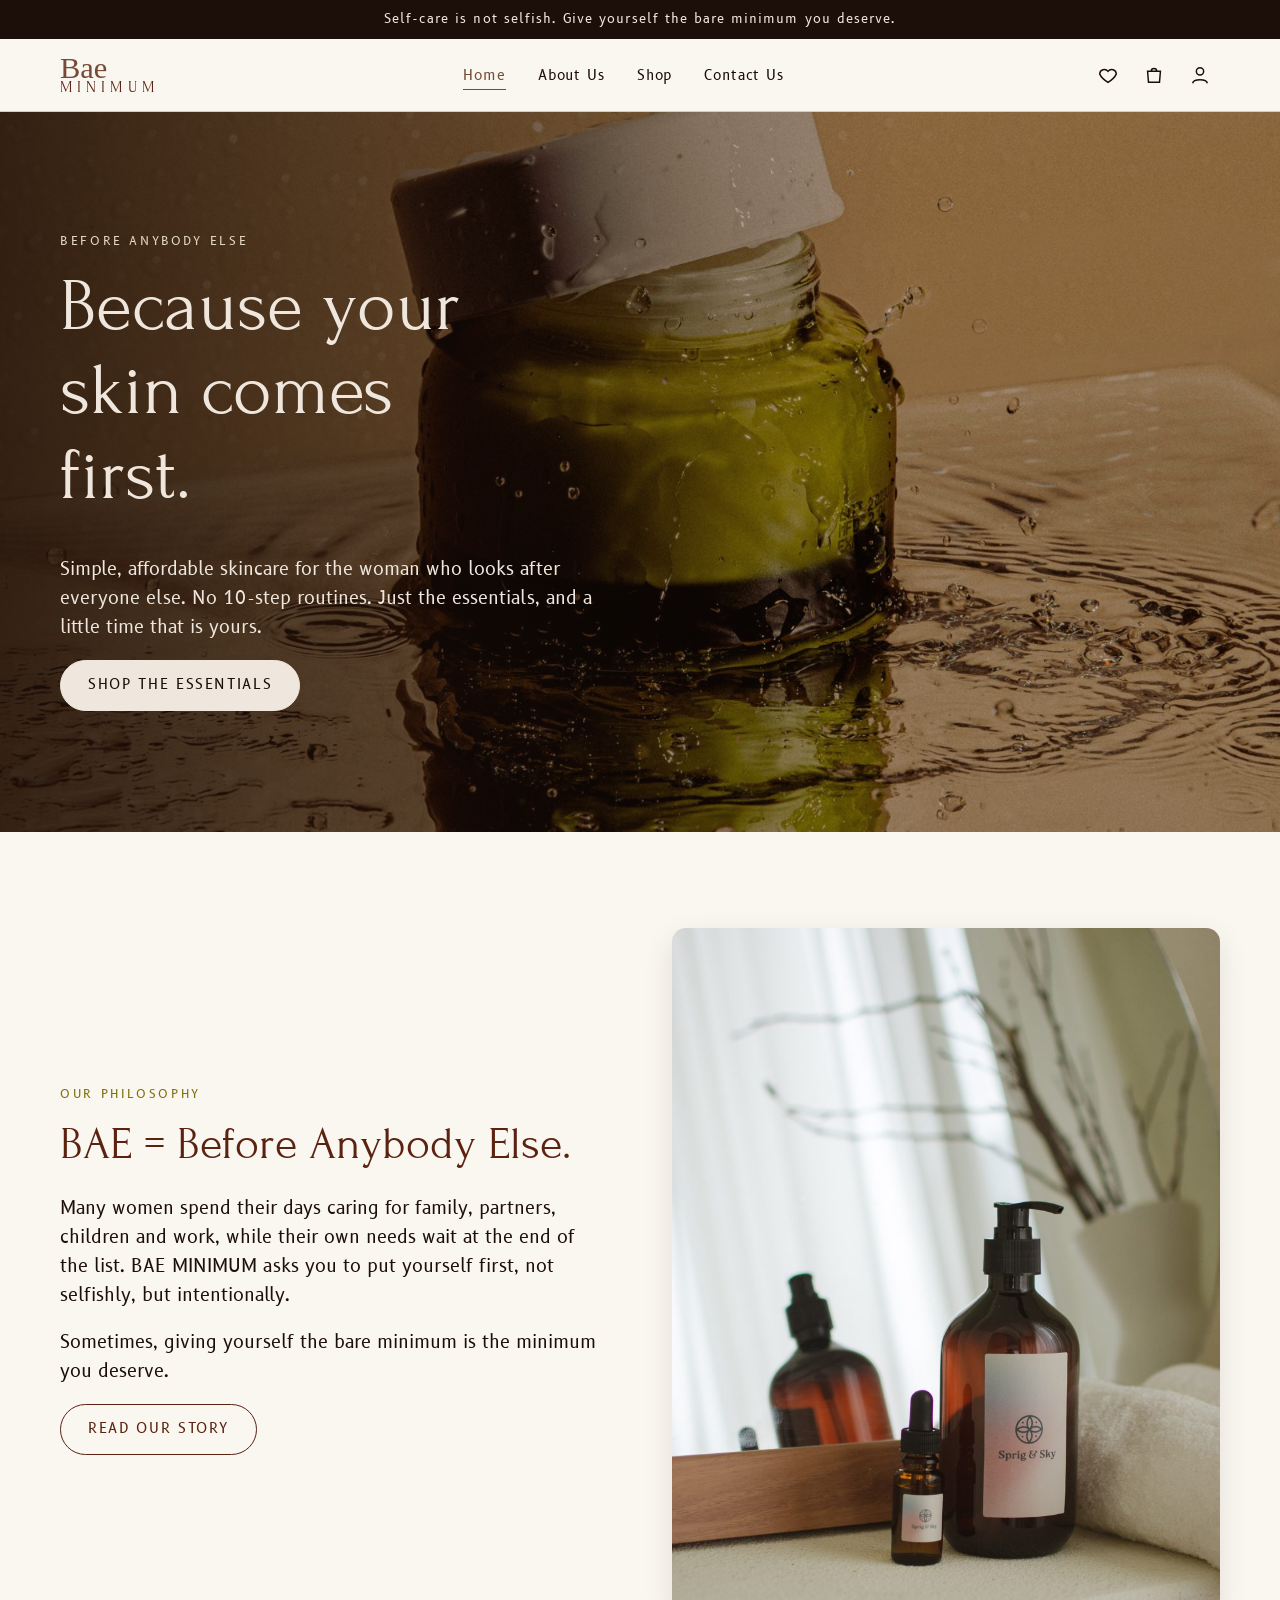
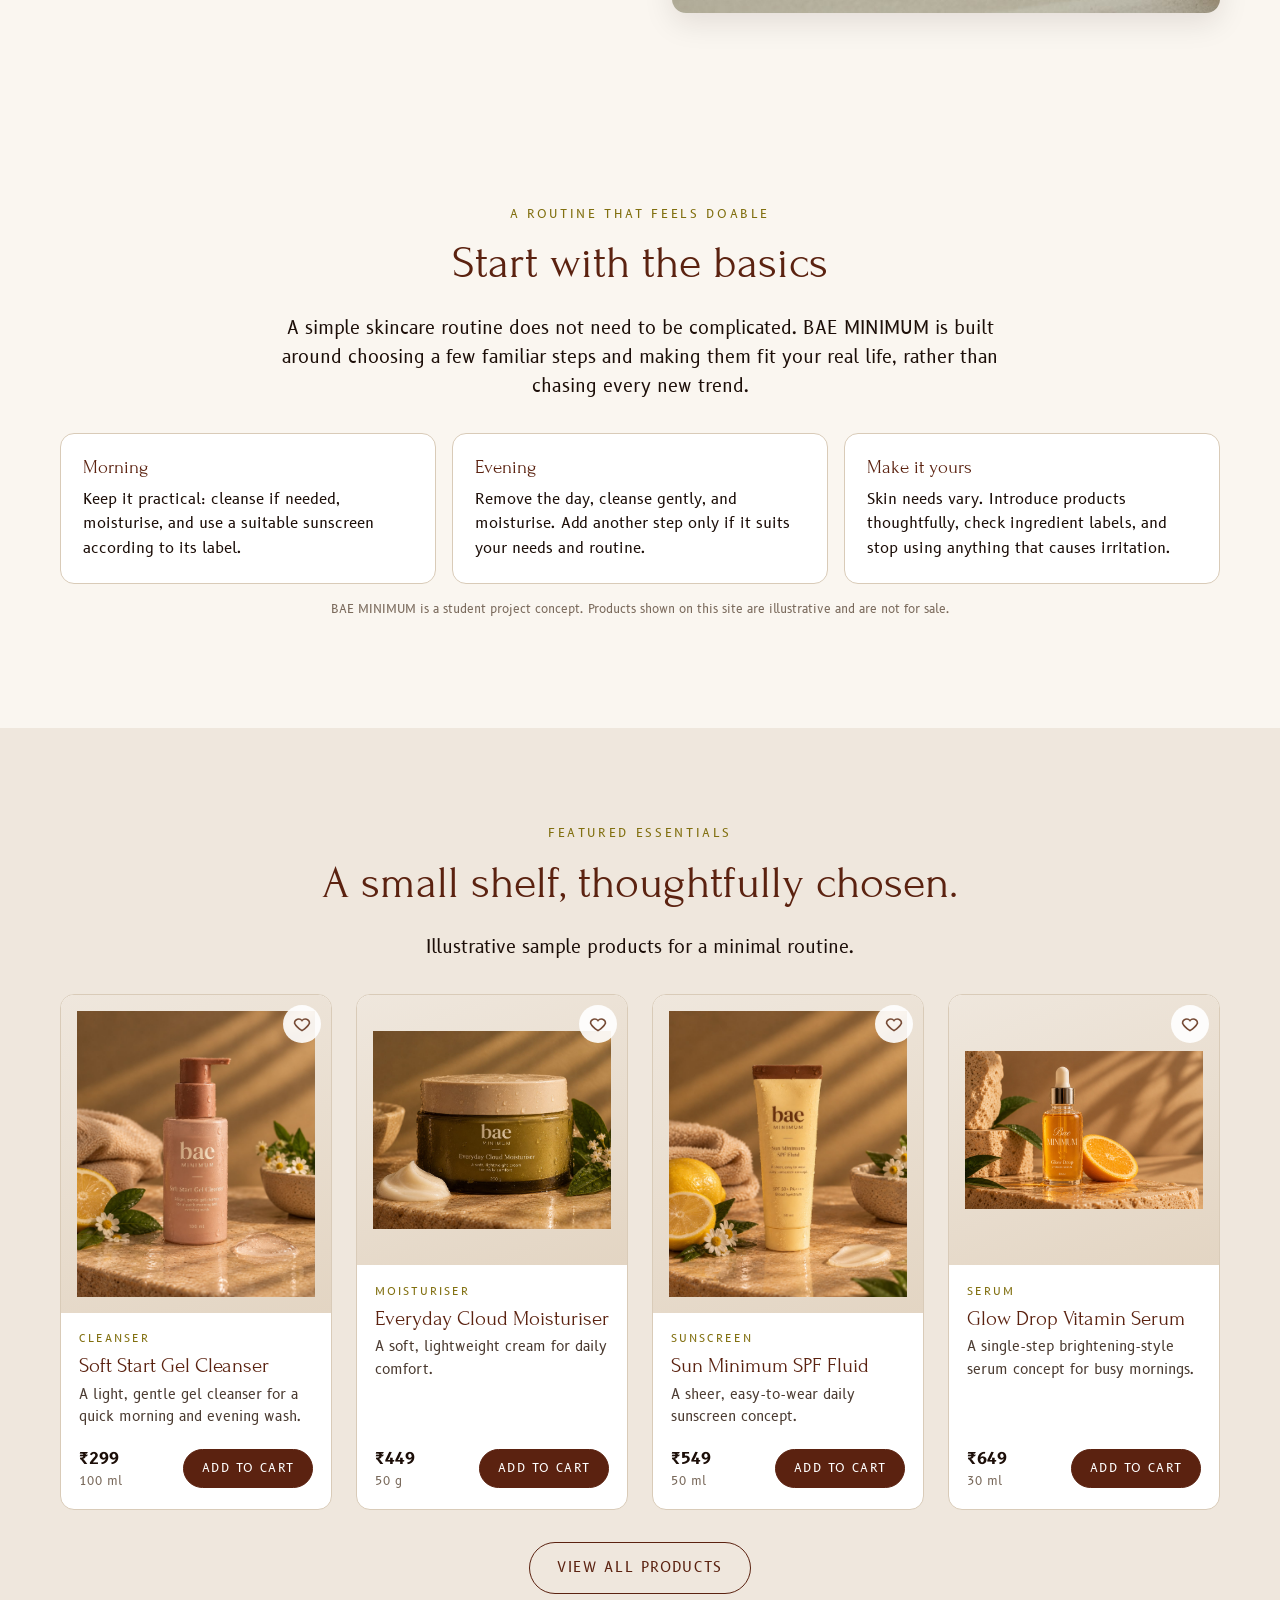
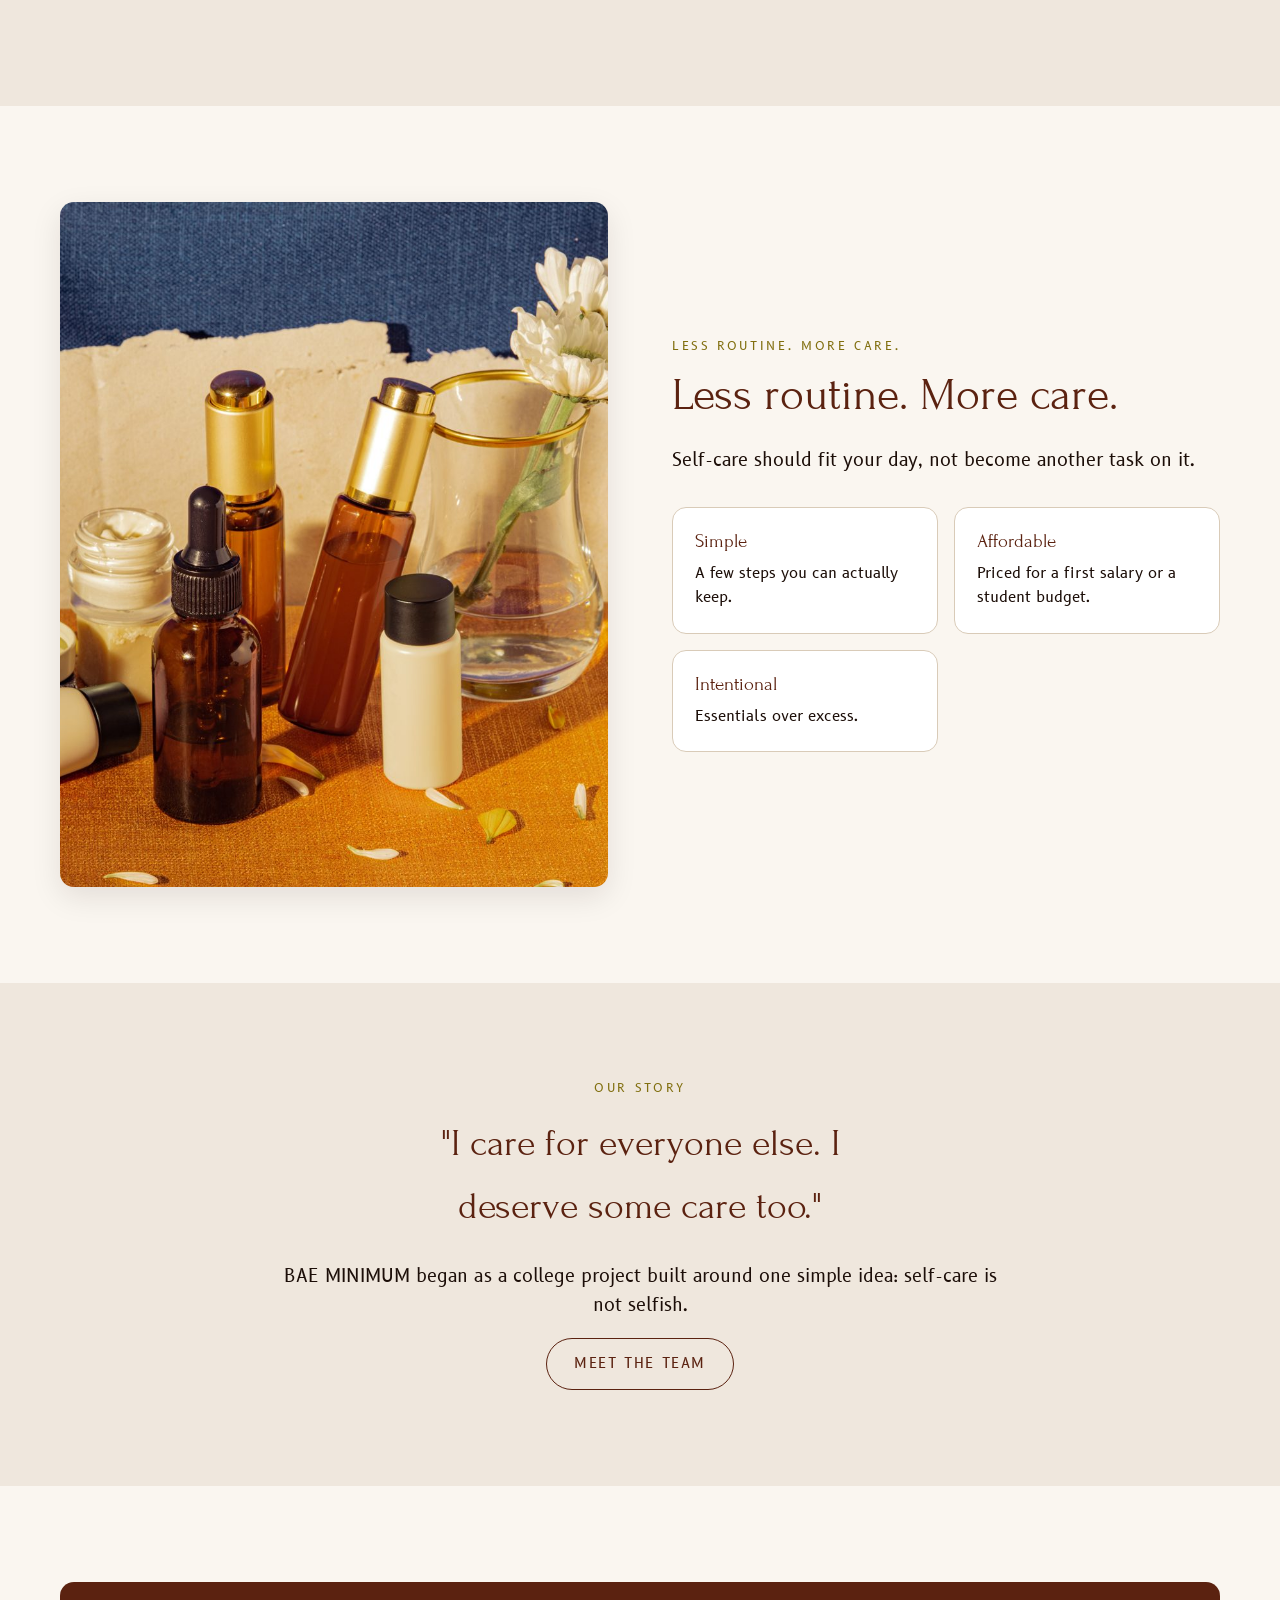
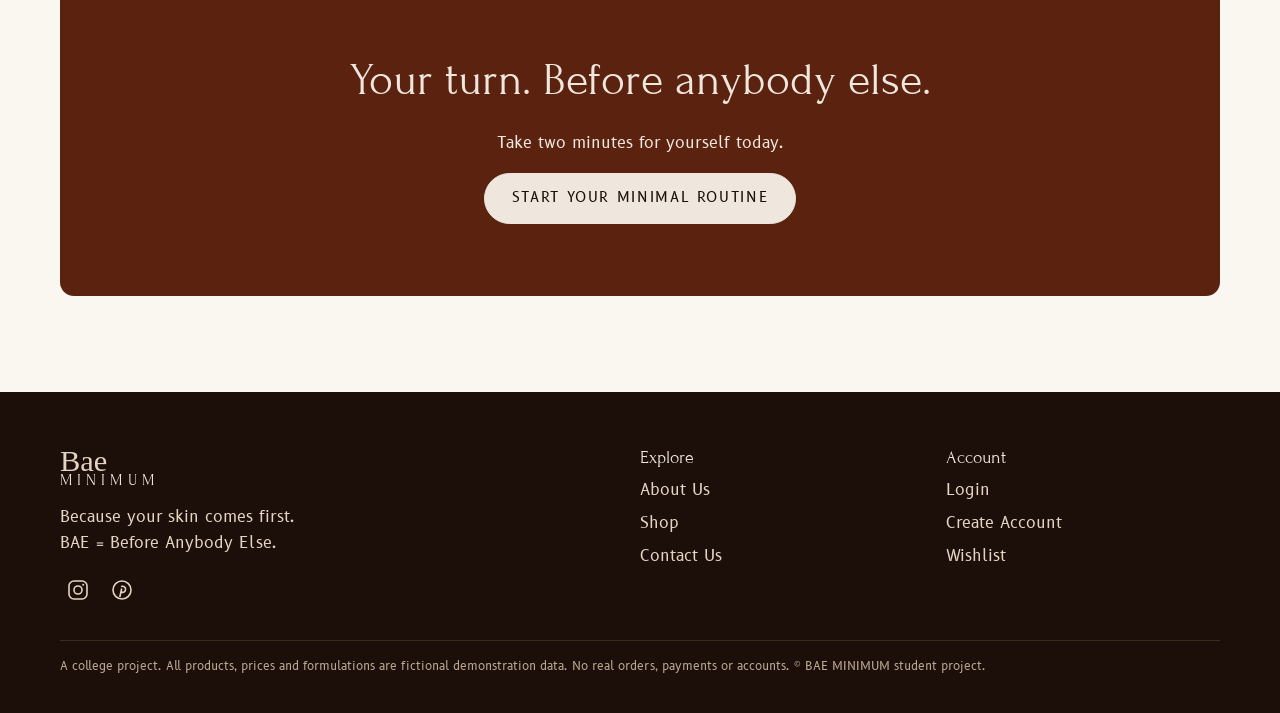
<file: index.html>
<!DOCTYPE html>
<html lang="en"><head>
<!-- Google tag (gtag.js) -->
<script async src="https://www.googletagmanager.com/gtag/js?id=G-BNZRLLJYRD"></script>
<script>
  window.dataLayer = window.dataLayer || [];
  function gtag(){dataLayer.push(arguments);}
  gtag('js', new Date());
  gtag('config', 'G-BNZRLLJYRD');
</script><meta charset="utf-8"><meta name="viewport" content="width=device-width,initial-scale=1">
<title>BAE MINIMUM Skincare | Simple Everyday Essentials</title><meta name="description" content="Explore BAE MINIMUM, a minimalist skincare concept with everyday essentials and simple routines that make self-care feel more manageable.">
<link rel="canonical" href="https://bae-minimum.netlify.app/">
<link rel="preconnect" href="https://fonts.googleapis.com"><link rel="preconnect" href="https://fonts.gstatic.com" crossorigin>
<link href="https://fonts.googleapis.com/css2?family=B612:wght@400;700&family=Forum&display=swap" rel="stylesheet">
<link rel="stylesheet" href="style.css"></head>
<body data-needs-modal><a class="skip" href="#main">Skip to content</a><div id="site-header"></div>
<main id="main">
<section class="hero"><div class="wrap fade"><span class="eyebrow">Before Anybody Else</span><h1>Because your skin comes first.</h1><p>Simple, affordable skincare for the woman who looks after everyone else. No 10-step routines. Just the essentials, and a little time that is yours.</p><a class="btn" href="products.html">Shop the Essentials</a></div></section>

<section class="section"><div class="wrap split"><div><span class="eyebrow">Our philosophy</span><h2>BAE = Before Anybody Else.</h2><p class="lead">Many women spend their days caring for family, partners, children and work, while their own needs wait at the end of the list. BAE MINIMUM asks you to put yourself first, not selfishly, but intentionally.</p><p class="lead">Sometimes, giving yourself the bare minimum is the minimum you deserve.</p><a class="btn ghost" href="about.html">Read our story</a></div><img src="assets/images/bathroom-light.jpg" alt="Soft window light on a bathroom shelf with an amber pump bottle, a small dropper bottle and rolled white towels" loading="lazy"></div></section>

<section class="section"><div class="wrap"><div class="center"><span class="eyebrow">A routine that feels doable</span><h2>Start with the basics</h2><p class="lead">A simple skincare routine does not need to be complicated. BAE MINIMUM is built around choosing a few familiar steps and making them fit your real life, rather than chasing every new trend.</p></div><div class="pill-grid" style="margin-top:2rem"><div class="card"><h3>Morning</h3><p>Keep it practical: cleanse if needed, moisturise, and use a suitable sunscreen according to its label.</p></div><div class="card"><h3>Evening</h3><p>Remove the day, cleanse gently, and moisturise. Add another step only if it suits your needs and routine.</p></div><div class="card"><h3>Make it yours</h3><p>Skin needs vary. Introduce products thoughtfully, check ingredient labels, and stop using anything that causes irritation.</p></div></div><p class="size center" style="margin-top:1rem">BAE MINIMUM is a student project concept. Products shown on this site are illustrative and are not for sale.</p></div></section>

<section class="section alt"><div class="wrap"><div class="center"><span class="eyebrow">Featured essentials</span><h2>A small shelf, thoughtfully chosen.</h2><p class="lead">Illustrative sample products for a minimal routine.</p></div><div class="grid" id="featured-grid" style="margin-top:2rem"></div><p class="center" style="margin-top:2rem"><a class="btn ghost" href="products.html">View all products</a></p></div></section>

<section class="section"><div class="wrap split"><img src="assets/images/shelf-flatlay.jpg" alt="Amber dropper bottles, a small cream jar and a glass vase with a white flower on an ochre cloth" loading="lazy"><div><span class="eyebrow">Less routine. More care.</span><h2>Less routine. More care.</h2><p class="lead">Self-care should fit your day, not become another task on it.</p><div class="pill-grid"><div class="card"><h3>Simple</h3><p>A few steps you can actually keep.</p></div><div class="card"><h3>Affordable</h3><p>Priced for a first salary or a student budget.</p></div><div class="card"><h3>Intentional</h3><p>Essentials over excess.</p></div></div></div></div></section>

<section class="section alt"><div class="wrap center"><span class="eyebrow">Our story</span><p class="quote" style="margin-inline:auto">"I care for everyone else. I deserve some care too."</p><p class="lead" style="margin-top:1.5rem">BAE MINIMUM began as a college project built around one simple idea: self-care is not selfish.</p><a class="btn ghost" href="about.html">Meet the team</a></div></section>

<section class="section"><div class="wrap"><div class="cta"><h2>Your turn. Before anybody else.</h2><p>Take two minutes for yourself today.</p><a class="btn light" href="products.html">Start your minimal routine</a></div></div></section>
</main>
<div id="site-footer"></div><script src="script.js"></script></body></html>
</file>
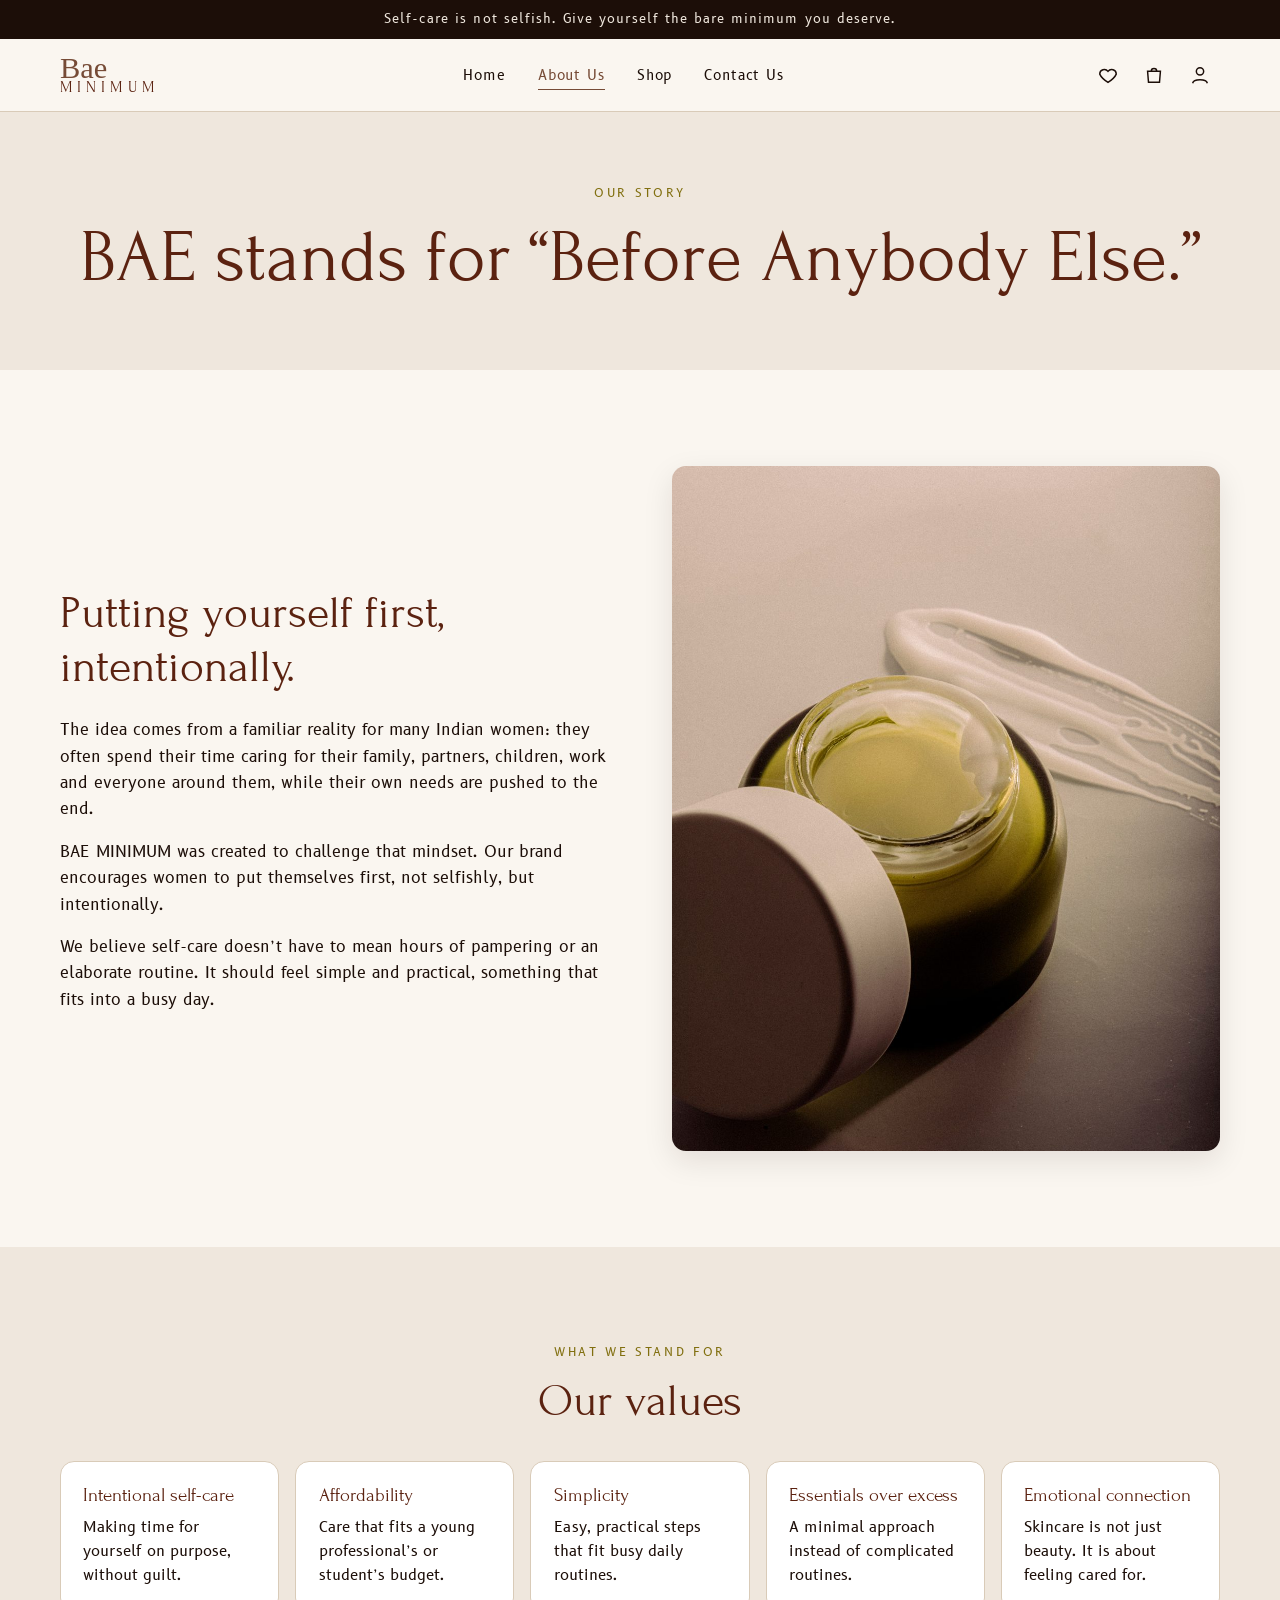
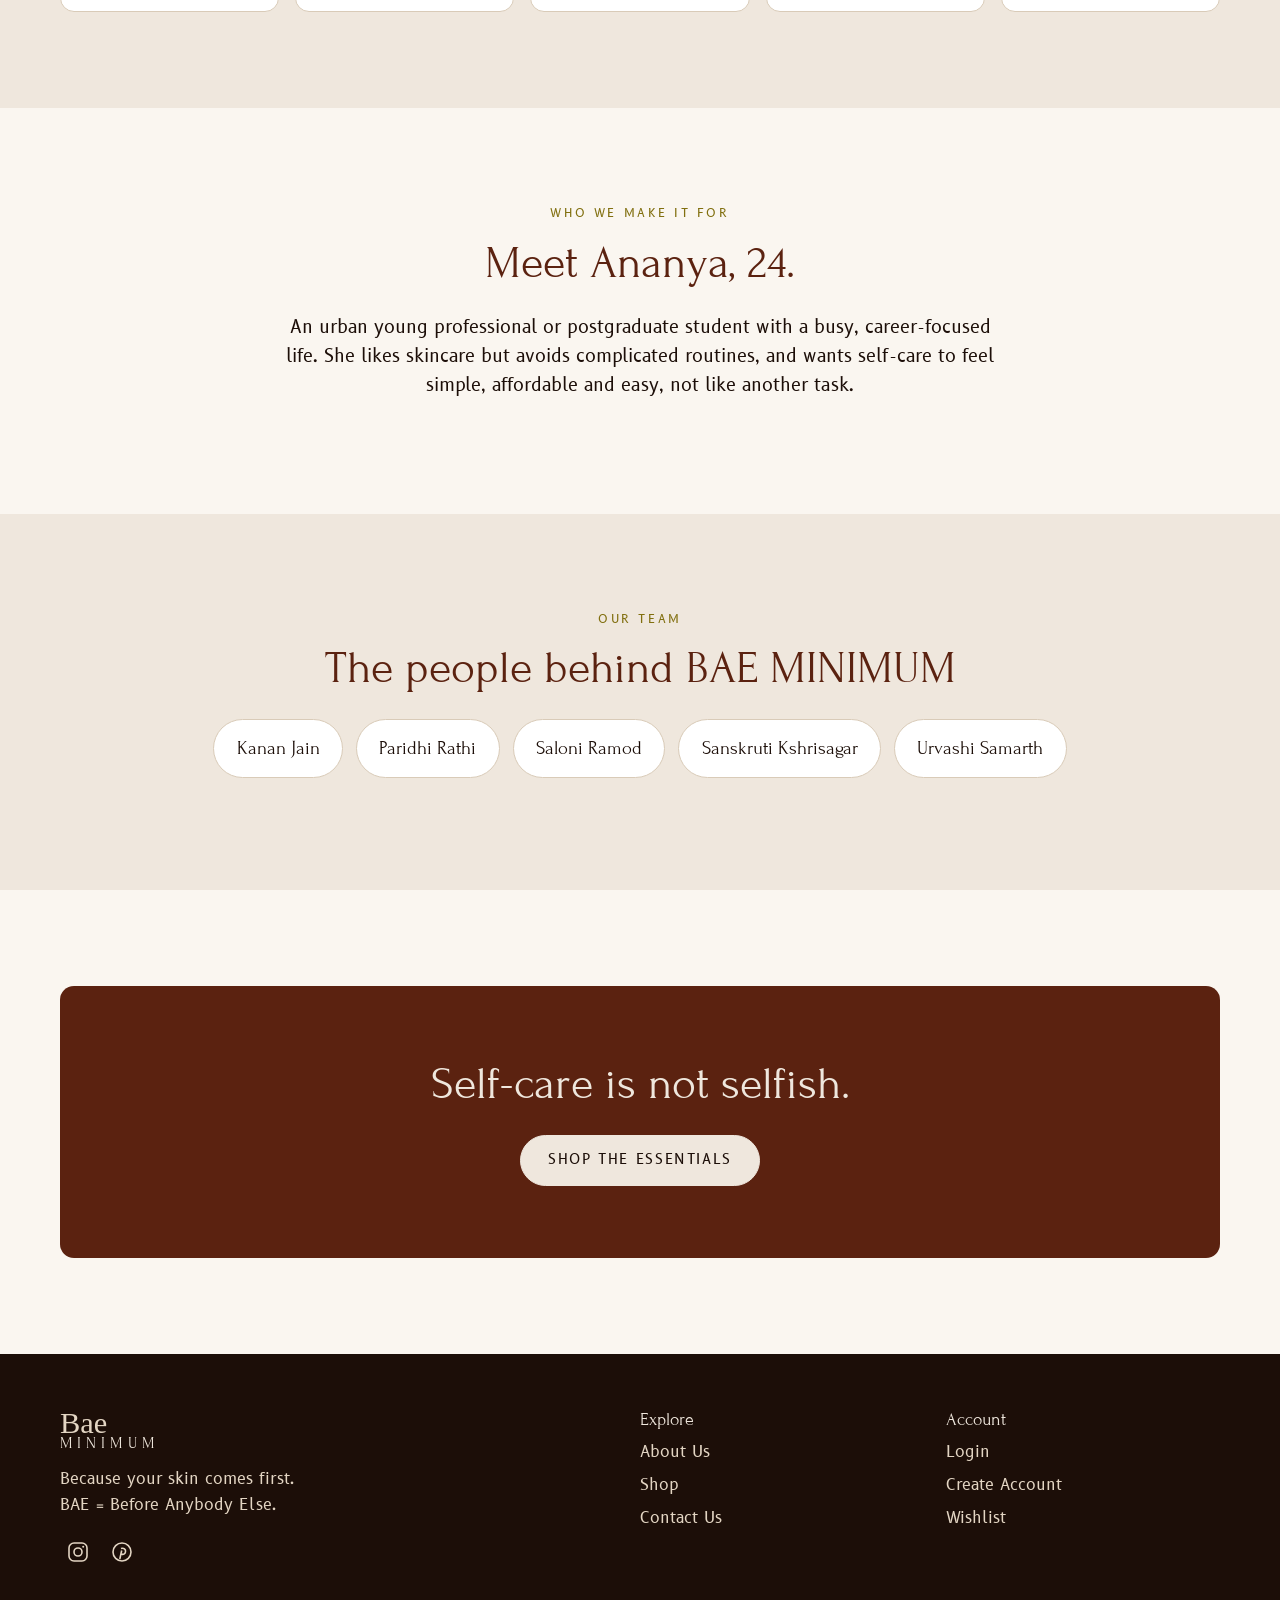
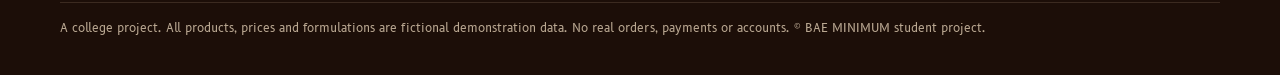
<file: about.html>
<!DOCTYPE html>
<html lang="en"><head>
<!-- Google tag (gtag.js) -->
<script async src="https://www.googletagmanager.com/gtag/js?id=G-BNZRLLJYRD"></script>
<script>
  window.dataLayer = window.dataLayer || [];
  function gtag(){dataLayer.push(arguments);}
  gtag('js', new Date());
  gtag('config', 'G-BNZRLLJYRD');
</script><meta charset="utf-8"><meta name="viewport" content="width=device-width,initial-scale=1">
<title>Our Story and Values | BAE MINIMUM Skincare</title><meta name="description" content="Discover the story behind BAE MINIMUM, a skincare project built around Before Anybody Else, affordable essentials, simple routines and intentional self-care.">
<link rel="canonical" href="https://bae-minimum.netlify.app/about.html">
<link rel="preconnect" href="https://fonts.googleapis.com"><link rel="preconnect" href="https://fonts.gstatic.com" crossorigin>
<link href="https://fonts.googleapis.com/css2?family=B612:wght@400;700&family=Forum&display=swap" rel="stylesheet">
<link rel="stylesheet" href="style.css"></head>
<body><a class="skip" href="#main">Skip to content</a><div id="site-header"></div>
<main id="main"><div class="page-head"><div class="wrap"><span class="eyebrow">Our story</span><h1>BAE stands for “Before Anybody Else.”</h1></div></div>
<section class="section"><div class="wrap split"><div><h2>Putting yourself first, intentionally.</h2><p>The idea comes from a familiar reality for many Indian women: they often spend their time caring for their family, partners, children, work and everyone around them, while their own needs are pushed to the end.</p><p>BAE MINIMUM was created to challenge that mindset. Our brand encourages women to put themselves first, not selfishly, but intentionally.</p><p>We believe self-care doesn’t have to mean hours of pampering or an elaborate routine. It should feel simple and practical, something that fits into a busy day.</p></div><img src="assets/images/cream-texture.jpg" alt="A white-lidded jar of olive-toned cream with a soft swatch of cream behind it" loading="lazy"></div></section>
<section class="section alt"><div class="wrap"><div class="center"><span class="eyebrow">What we stand for</span><h2>Our values</h2></div><div class="pill-grid">
<div class="card"><h3>Intentional self-care</h3><p>Making time for yourself on purpose, without guilt.</p></div><div class="card"><h3>Affordability</h3><p>Care that fits a young professional’s or student’s budget.</p></div><div class="card"><h3>Simplicity</h3><p>Easy, practical steps that fit busy daily routines.</p></div><div class="card"><h3>Essentials over excess</h3><p>A minimal approach instead of complicated routines.</p></div><div class="card"><h3>Emotional connection</h3><p>Skincare is not just beauty. It is about feeling cared for.</p></div></div></div></section>
<section class="section"><div class="wrap center"><span class="eyebrow">Who we make it for</span><h2>Meet Ananya, 24.</h2><p class="lead">An urban young professional or postgraduate student with a busy, career-focused life. She likes skincare but avoids complicated routines, and wants self-care to feel simple, affordable and easy, not like another task.</p></div></section>
<section class="section alt"><div class="wrap center"><span class="eyebrow">Our team</span><h2>The people behind BAE MINIMUM</h2><ul class="team"><li>Kanan Jain</li><li>Paridhi Rathi</li><li>Saloni Ramod</li><li>Sanskruti Kshrisagar</li><li>Urvashi Samarth</li></ul></div></section>
<section class="section"><div class="wrap"><div class="cta"><h2>Self-care is not selfish.</h2><a class="btn light" href="products.html">Shop the Essentials</a></div></div></section></main>
<div id="site-footer"></div><script src="script.js"></script></body></html>
</file>
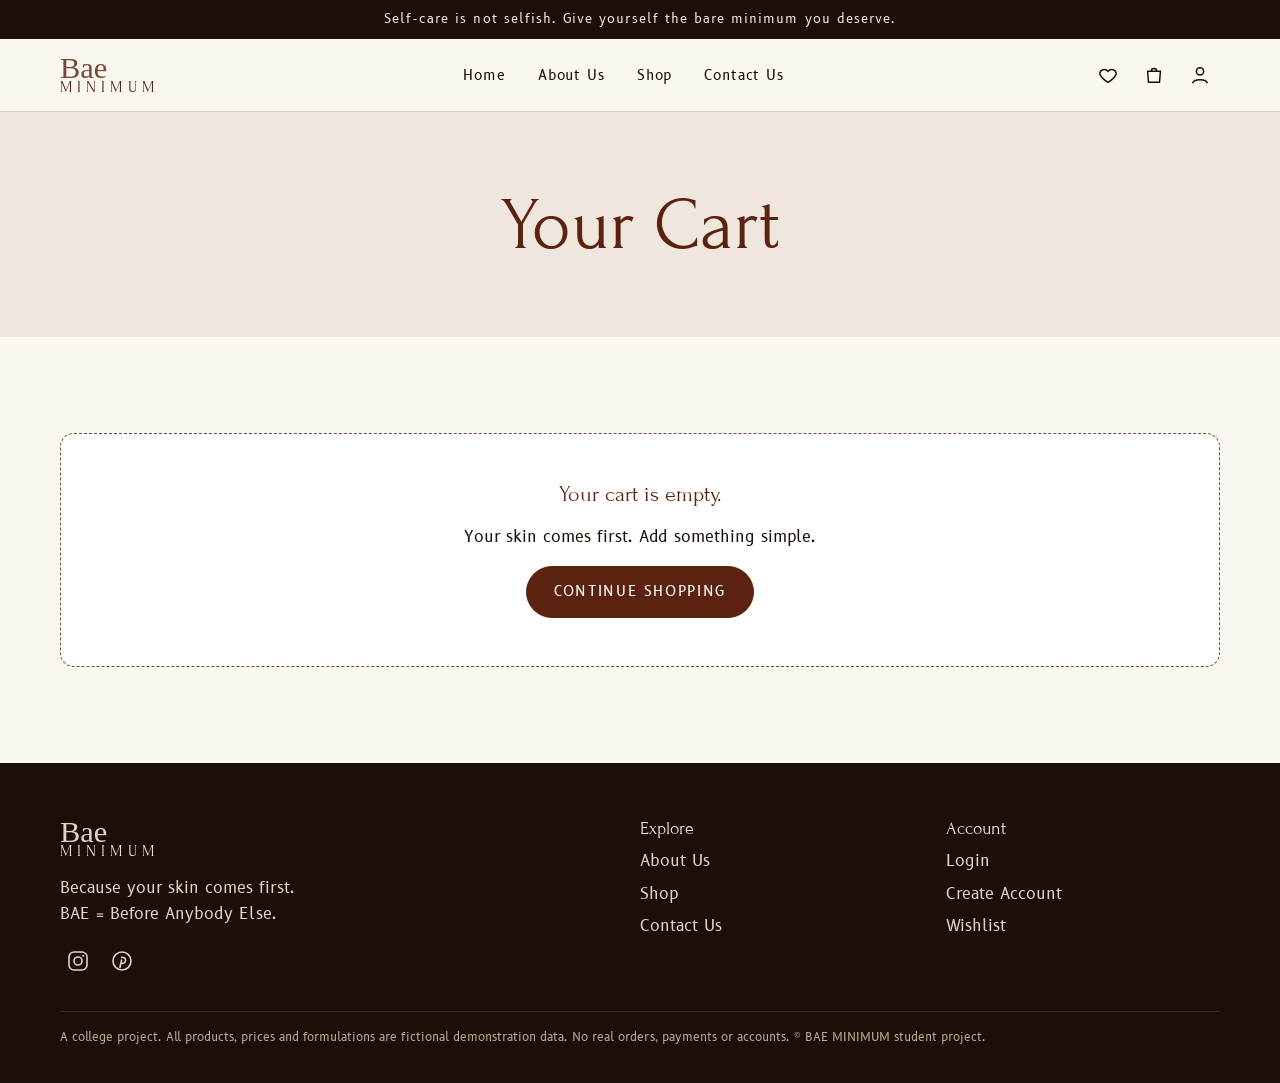
<file: cart.html>
<!DOCTYPE html>
<html lang="en"><head>
<!-- Google tag (gtag.js) -->
<script async src="https://www.googletagmanager.com/gtag/js?id=G-BNZRLLJYRD"></script>
<script>
  window.dataLayer = window.dataLayer || [];
  function gtag(){dataLayer.push(arguments);}
  gtag('js', new Date());
  gtag('config', 'G-BNZRLLJYRD');
</script><meta charset="utf-8"><meta name="viewport" content="width=device-width,initial-scale=1">
<title>Your Shopping Cart | BAE MINIMUM Demo Shop</title><meta name="description" content="Review the skincare items you have added to your BAE MINIMUM shopping cart before continuing to the demo checkout.">
<meta name="robots" content="noindex,follow">
<link rel="canonical" href="https://bae-minimum.netlify.app/cart.html">
<link rel="preconnect" href="https://fonts.googleapis.com"><link rel="preconnect" href="https://fonts.gstatic.com" crossorigin>
<link href="https://fonts.googleapis.com/css2?family=B612:wght@400;700&family=Forum&display=swap" rel="stylesheet">
<link rel="stylesheet" href="style.css"></head>
<body><a class="skip" href="#main">Skip to content</a><div id="site-header"></div>
<main id="main"><div class="page-head"><div class="wrap"><h1>Your Cart</h1></div></div><section class="section"><div class="wrap">
<div class="empty" id="cart-empty" hidden><h3>Your cart is empty.</h3><p>Your skin comes first. Add something simple.</p><a class="btn" href="products.html">Continue Shopping</a></div>
<div class="cart-layout" id="cart-full" hidden><div><div id="cart-list"></div><p><button class="link-btn" type="button" id="clear-cart">Clear cart</button> · <a href="products.html">Continue Shopping</a></p></div>
<div class="summary" id="sum"><h3>Order summary</h3><div class="row"><span>Subtotal</span><span data-sub></span></div><div class="row"><span>Shipping</span><span data-ship></span></div><div class="row total"><span>Total</span><span data-total></span></div><p class="size">Free shipping above ₹499 (demo rule).</p><a class="btn" href="checkout.html" style="width:100%;text-align:center">Proceed to demo checkout</a></div></div>
</div></section></main>
<div id="site-footer"></div><script src="script.js"></script></body></html>
</file>
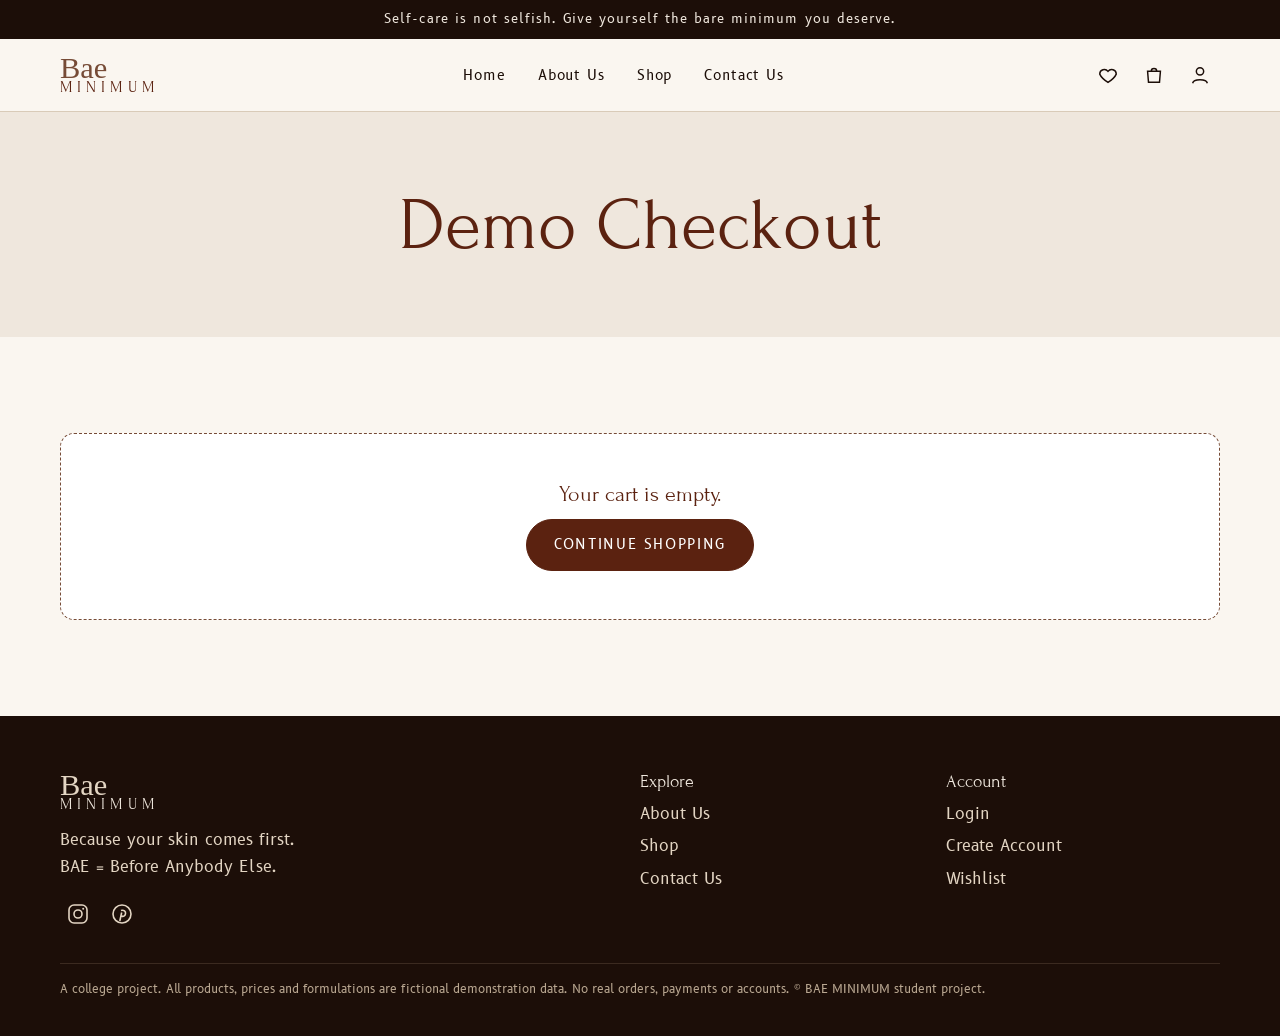
<file: checkout.html>
<!DOCTYPE html>
<html lang="en"><head>
<!-- Google tag (gtag.js) -->
<script async src="https://www.googletagmanager.com/gtag/js?id=G-BNZRLLJYRD"></script>
<script>
  window.dataLayer = window.dataLayer || [];
  function gtag(){dataLayer.push(arguments);}
  gtag('js', new Date());
  gtag('config', 'G-BNZRLLJYRD');
</script><meta charset="utf-8"><meta name="viewport" content="width=device-width,initial-scale=1">
<title>Demo Checkout and Order Summary | BAE MINIMUM</title><meta name="description" content="Review your BAE MINIMUM demo order at checkout. This website is a college project demonstration and does not process real payments.">
<meta name="robots" content="noindex,follow">
<link rel="canonical" href="https://bae-minimum.netlify.app/checkout.html">
<link rel="preconnect" href="https://fonts.googleapis.com"><link rel="preconnect" href="https://fonts.gstatic.com" crossorigin>
<link href="https://fonts.googleapis.com/css2?family=B612:wght@400;700&family=Forum&display=swap" rel="stylesheet">
<link rel="stylesheet" href="style.css"></head>
<body><a class="skip" href="#main">Skip to content</a><div id="site-header"></div>
<main id="main"><div class="page-head"><div class="wrap"><h1>Demo Checkout</h1></div></div><section class="section"><div class="wrap">
<div class="empty" id="co-empty" hidden><h3>Your cart is empty.</h3><a class="btn" href="products.html">Continue Shopping</a></div>
<div id="co-wrap"><div class="notice"><strong>Demo order only.</strong> No payment is taken, no real order is placed and nothing will be delivered. Please do not enter real personal details.</div>
<div class="cart-layout"><form class="form" id="checkout-form" style="max-width:none;margin:0" aria-label="Delivery details"><h3>Delivery details</h3><div class="form-grid">
<div class="field"><label for="cname">Full name</label><input id="cname" required autocomplete="name"><p class="err" id="cname-err"></p></div>
<div class="field"><label for="email">Email</label><input id="email" type="email" data-v="email" required autocomplete="email"><p class="err" id="email-err"></p></div>
<div class="field"><label for="phone">Phone</label><input id="phone" type="tel" data-v="phone" required autocomplete="tel"><p class="err" id="phone-err"></p></div>
<div class="field"><label for="pin">PIN code</label><input id="pin" inputmode="numeric" maxlength="6" data-v="pin" required><p class="err" id="pin-err"></p></div></div>
<div class="field"><label for="address">Delivery address</label><input id="address" required autocomplete="street-address"><p class="err" id="address-err"></p></div>
<div class="form-grid"><div class="field"><label for="city">City</label><input id="city" required><p class="err" id="city-err"></p></div>
<div class="field"><label for="state">State</label><input id="state" required><p class="err" id="state-err"></p></div></div>
<button class="btn" type="submit">Place demo order</button></form>
<div class="summary" id="co-sum"><h3>Order summary</h3><div id="co-items"></div><div class="row"><span>Subtotal</span><span data-sub></span></div><div class="row"><span>Shipping</span><span data-ship></span></div><div class="row total"><span>Total</span><span data-total></span></div></div></div></div>
<div class="confirm" id="co-confirm" hidden><h2 tabindex="-1">Demo order confirmed</h2><p>Thank you, <span id="c-name"></span>. This was a demonstration only: no payment was taken and no real order exists.</p><p class="ref" id="c-ref"></p><p>Demo total: <strong id="c-total"></strong></p><a class="btn" href="products.html">Continue Shopping</a></div>
</div></section></main>
<div id="site-footer"></div><script src="script.js"></script></body></html>
</file>
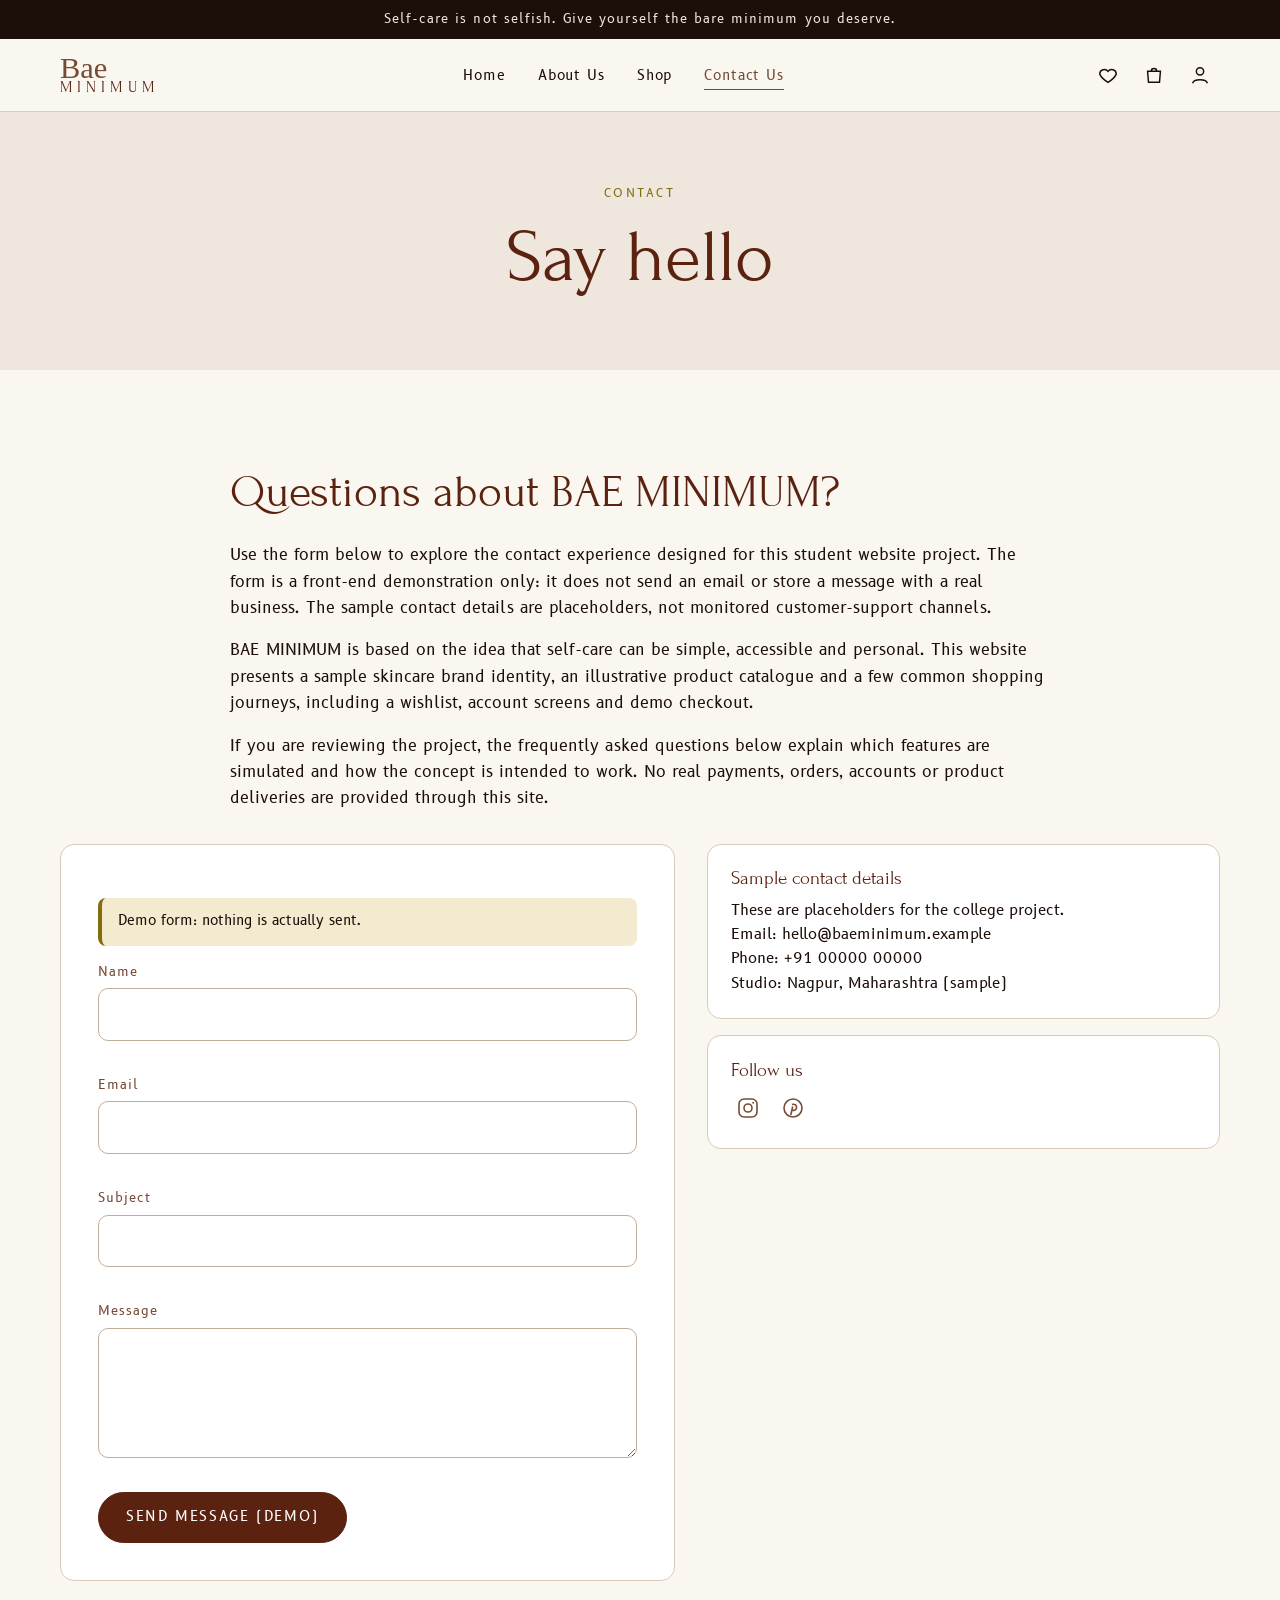
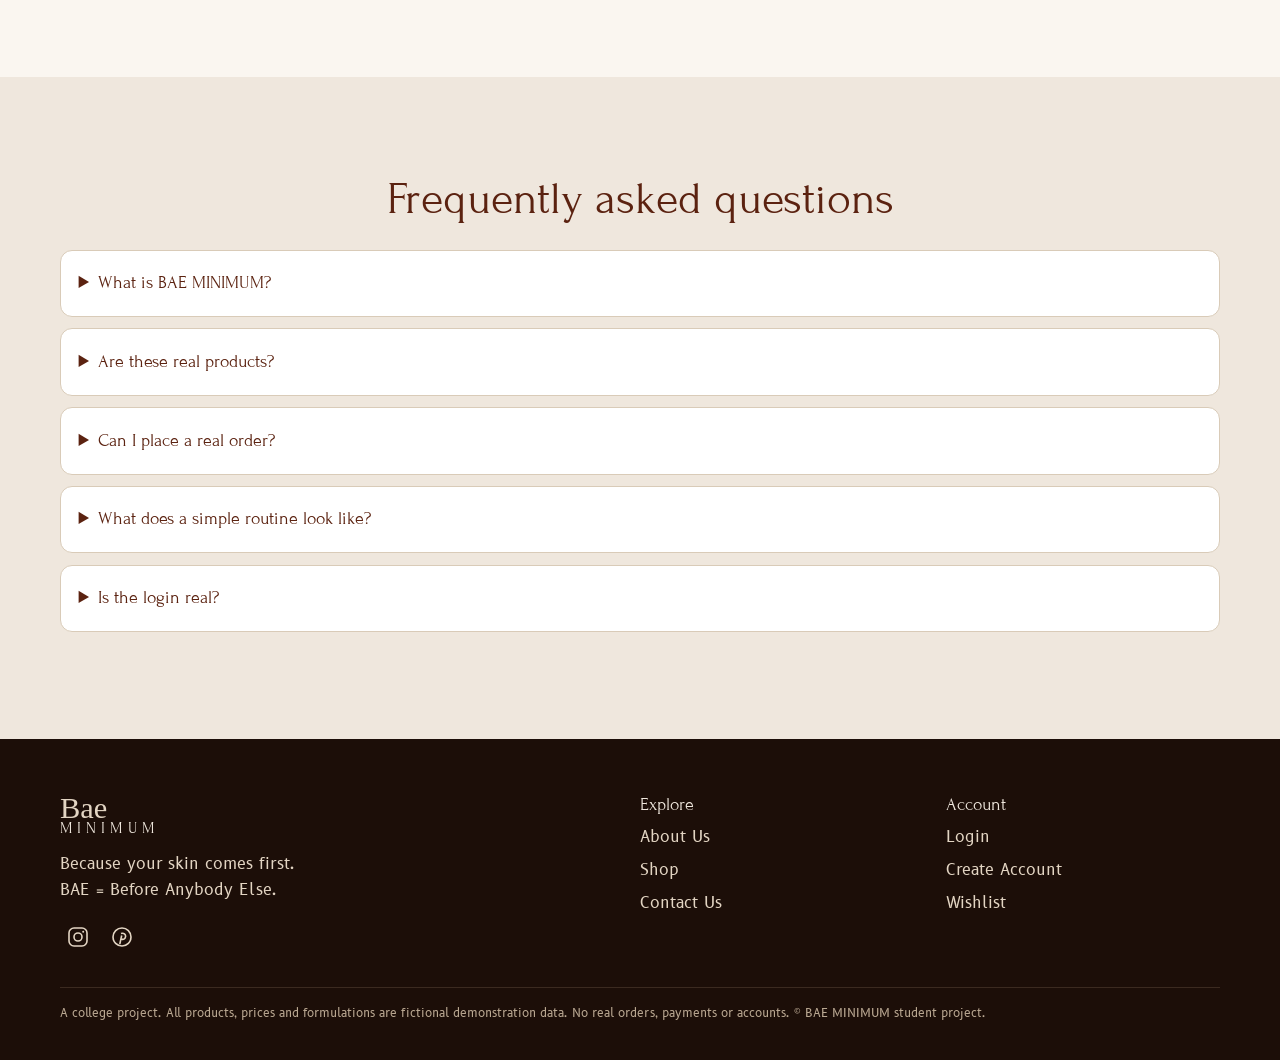
<file: contact.html>
<!DOCTYPE html>
<html lang="en">

<head>
<!-- Google tag (gtag.js) -->
<script async src="https://www.googletagmanager.com/gtag/js?id=G-BNZRLLJYRD"></script>
<script>
  window.dataLayer = window.dataLayer || [];
  function gtag(){dataLayer.push(arguments);}
  gtag('js', new Date());
  gtag('config', 'G-BNZRLLJYRD');
</script>
    <meta charset="utf-8">
    <meta name="viewport" content="width=device-width,initial-scale=1">
    <title>Contact and FAQs | BAE MINIMUM Skincare Project</title>
    <meta name="description" content="Contact the team behind the BAE MINIMUM skincare project and read answers about sample products, demo orders, account features and simple routines.">
<link rel="canonical" href="https://bae-minimum.netlify.app/contact.html">
    <link rel="preconnect" href="https://fonts.googleapis.com">
    <link rel="preconnect" href="https://fonts.gstatic.com" crossorigin>
    <link href="https://fonts.googleapis.com/css2?family=B612:wght@400;700&family=Forum&display=swap" rel="stylesheet">
    <link rel="stylesheet" href="style.css">
</head>

<body><a class="skip" href="#main">Skip to content</a>
    <div id="site-header"></div>
    <main id="main">
        <div class="page-head">
            <div class="wrap"><span class="eyebrow">Contact</span>
                <h1>Say hello</h1>
            </div>
        </div>
        <section class="section">
            <div class="wrap" style="max-width:820px;margin:0 auto 2rem">
                <h2>Questions about BAE MINIMUM?</h2>
                <p>Use the form below to explore the contact experience designed for this student website project. The form is a front-end demonstration only: it does not send an email or store a message with a real business. The sample contact details are placeholders, not monitored customer-support channels.</p>
                <p>BAE MINIMUM is based on the idea that self-care can be simple, accessible and personal. This website presents a sample skincare brand identity, an illustrative product catalogue and a few common shopping journeys, including a wishlist, account screens and demo checkout.</p>
                <p>If you are reviewing the project, the frequently asked questions below explain which features are simulated and how the concept is intended to work. No real payments, orders, accounts or product deliveries are provided through this site.</p>
            </div>
            <div class="wrap contact-grid">
                <form class="form" id="contact-form" style="max-width:none;margin:0" aria-label="Contact form">
                    <div class="notice">Demo form: nothing is actually sent.</div>
                    <div id="form-msg" role="status"></div>
                    <div class="field"><label for="cname">Name</label><input id="cname" required data-v="name"
                            autocomplete="name">
                        <p class="err" id="cname-err"></p>
                    </div>
                    <div class="field"><label for="cemail">Email</label><input id="cemail" type="email" data-v="email"
                            required autocomplete="email">
                        <p class="err" id="cemail-err"></p>
                    </div>
                    <div class="field"><label for="subject">Subject</label><input id="subject" required>
                        <p class="err" id="subject-err"></p>
                    </div>
                    <div class="field"><label for="message">Message</label><textarea id="message" data-v="msg"
                            required></textarea>
                        <p class="err" id="message-err"></p>
                    </div>
                    <button class="btn" type="submit">Send message (demo)</button>
                </form>
                <aside>
                    <div class="card">
                        <h3>Sample contact details</h3>
                        <p>These are placeholders for the college project.<br>Email: hello@baeminimum.example<br>Phone:
                            +91 00000 00000<br>Studio: Nagpur, Maharashtra (sample)</p>
                    </div>
                    <div class="card" style="margin-top:1rem">
                        <h3>Follow us</h3>
                        <div data-social></div>
                    </div>
                </aside>
            </div>
        </section>
        <section class="section alt">
            <div class="wrap faq">
                <h2 class="center">Frequently asked questions</h2>
                <details>
                    <summary>What is BAE MINIMUM?</summary>
                    <p>A student skincare brand concept built on the idea that self-care is not selfish. BAE stands for
                        “Before Anybody Else.”</p>
                </details>
                <details>
                    <summary>Are these real products?</summary>
                    <p>No. All products, prices and formulations are fictional demonstration data, and we make no
                        clinical or medical claims.</p>
                </details>
                <details>
                    <summary>Can I place a real order?</summary>
                    <p>No. Checkout is a demo that generates a sample reference. No payment is taken and nothing is
                        shipped.</p>
                </details>
                <details>
                    <summary>What does a simple routine look like?</summary>
                    <p>Morning: cleanse, moisturise, sunscreen. Evening: cleanse, moisturise. Add a serum or lip balm if
                        you like. That is the whole idea.</p>
                </details>
                <details>
                    <summary>Is the login real?</summary>
                    <p>No. It is a browser-only simulation for demonstration. Please do not use a real password.</p>
                </details>
            </div>
        </section>
    </main>
    <div id="site-footer"></div>
    <script src="script.js"></script>
</body>

</html>
</file>
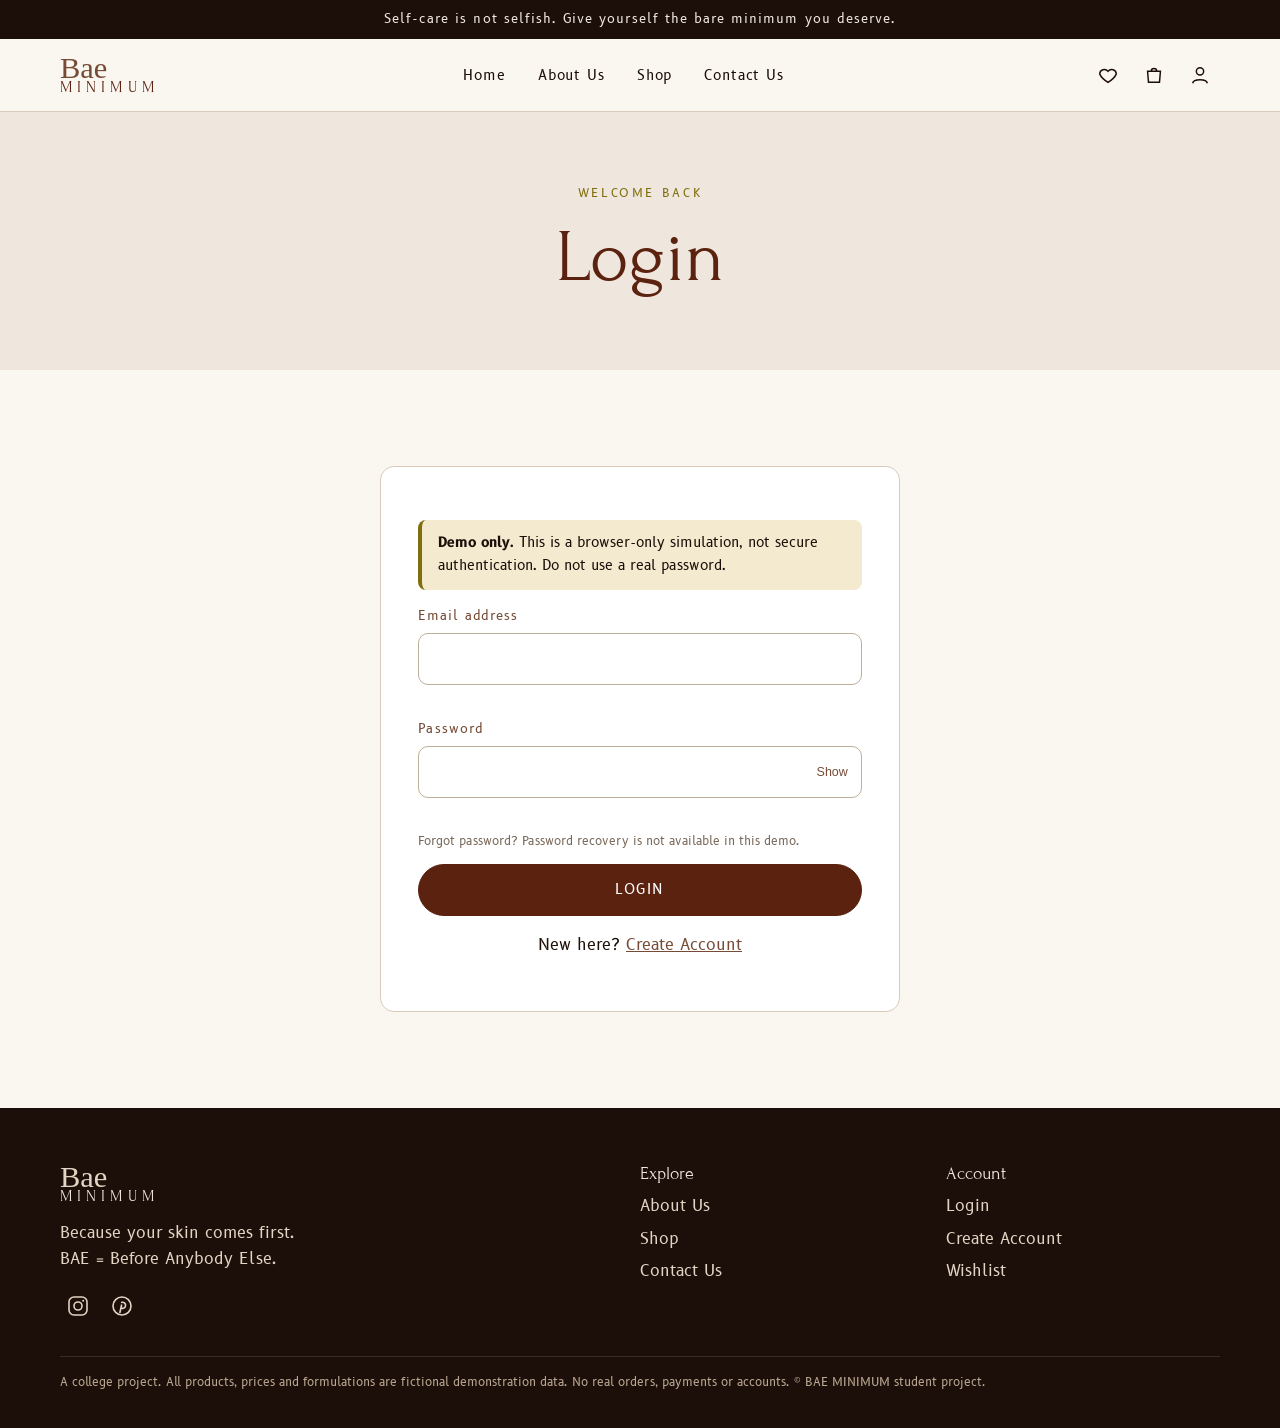
<file: login.html>
<!DOCTYPE html>
<html lang="en"><head>
<!-- Google tag (gtag.js) -->
<script async src="https://www.googletagmanager.com/gtag/js?id=G-BNZRLLJYRD"></script>
<script>
  window.dataLayer = window.dataLayer || [];
  function gtag(){dataLayer.push(arguments);}
  gtag('js', new Date());
  gtag('config', 'G-BNZRLLJYRD');
</script><meta charset="utf-8"><meta name="viewport" content="width=device-width,initial-scale=1">
<title>Log In to the BAE MINIMUM Demo Website</title><meta name="description" content="Access the BAE MINIMUM demo account area. This login feature is for demonstration purposes as part of a skincare website project.">
<meta name="robots" content="noindex,follow">
<link rel="canonical" href="https://bae-minimum.netlify.app/login.html">
<link rel="preconnect" href="https://fonts.googleapis.com"><link rel="preconnect" href="https://fonts.gstatic.com" crossorigin>
<link href="https://fonts.googleapis.com/css2?family=B612:wght@400;700&family=Forum&display=swap" rel="stylesheet">
<link rel="stylesheet" href="style.css"></head>
<body><a class="skip" href="#main">Skip to content</a><div id="site-header"></div>
<main id="main"><div class="page-head"><div class="wrap"><span class="eyebrow">Welcome back</span><h1>Login</h1></div></div><section class="section"><div class="wrap">
<form class="form" id="login-form" aria-label="Login"><div class="notice" id="login-reason" hidden></div><div class="notice"><strong>Demo only.</strong> This is a browser-only simulation, not secure authentication. Do not use a real password.</div><div id="form-msg" role="status"></div>
<div class="field"><label for="email">Email address</label><input id="email" name="email" type="email" data-v="email" required autocomplete="email"><p class="err" id="email-err"></p></div>
<div class="field"><label for="password">Password</label><div class="pw"><input id="password" name="password" type="password" required autocomplete="off"><button type="button" data-toggle-pw="password" aria-pressed="false">Show</button></div><p class="err" id="password-err"></p></div>
<p class="size">Forgot password? Password recovery is not available in this demo.</p>
<button class="btn" type="submit" style="width:100%">Login</button><p class="center">New here? <a id="to-signup" href="signup.html">Create Account</a></p></form></div></section></main>
<div id="site-footer"></div><script src="script.js"></script></body></html>
</file>
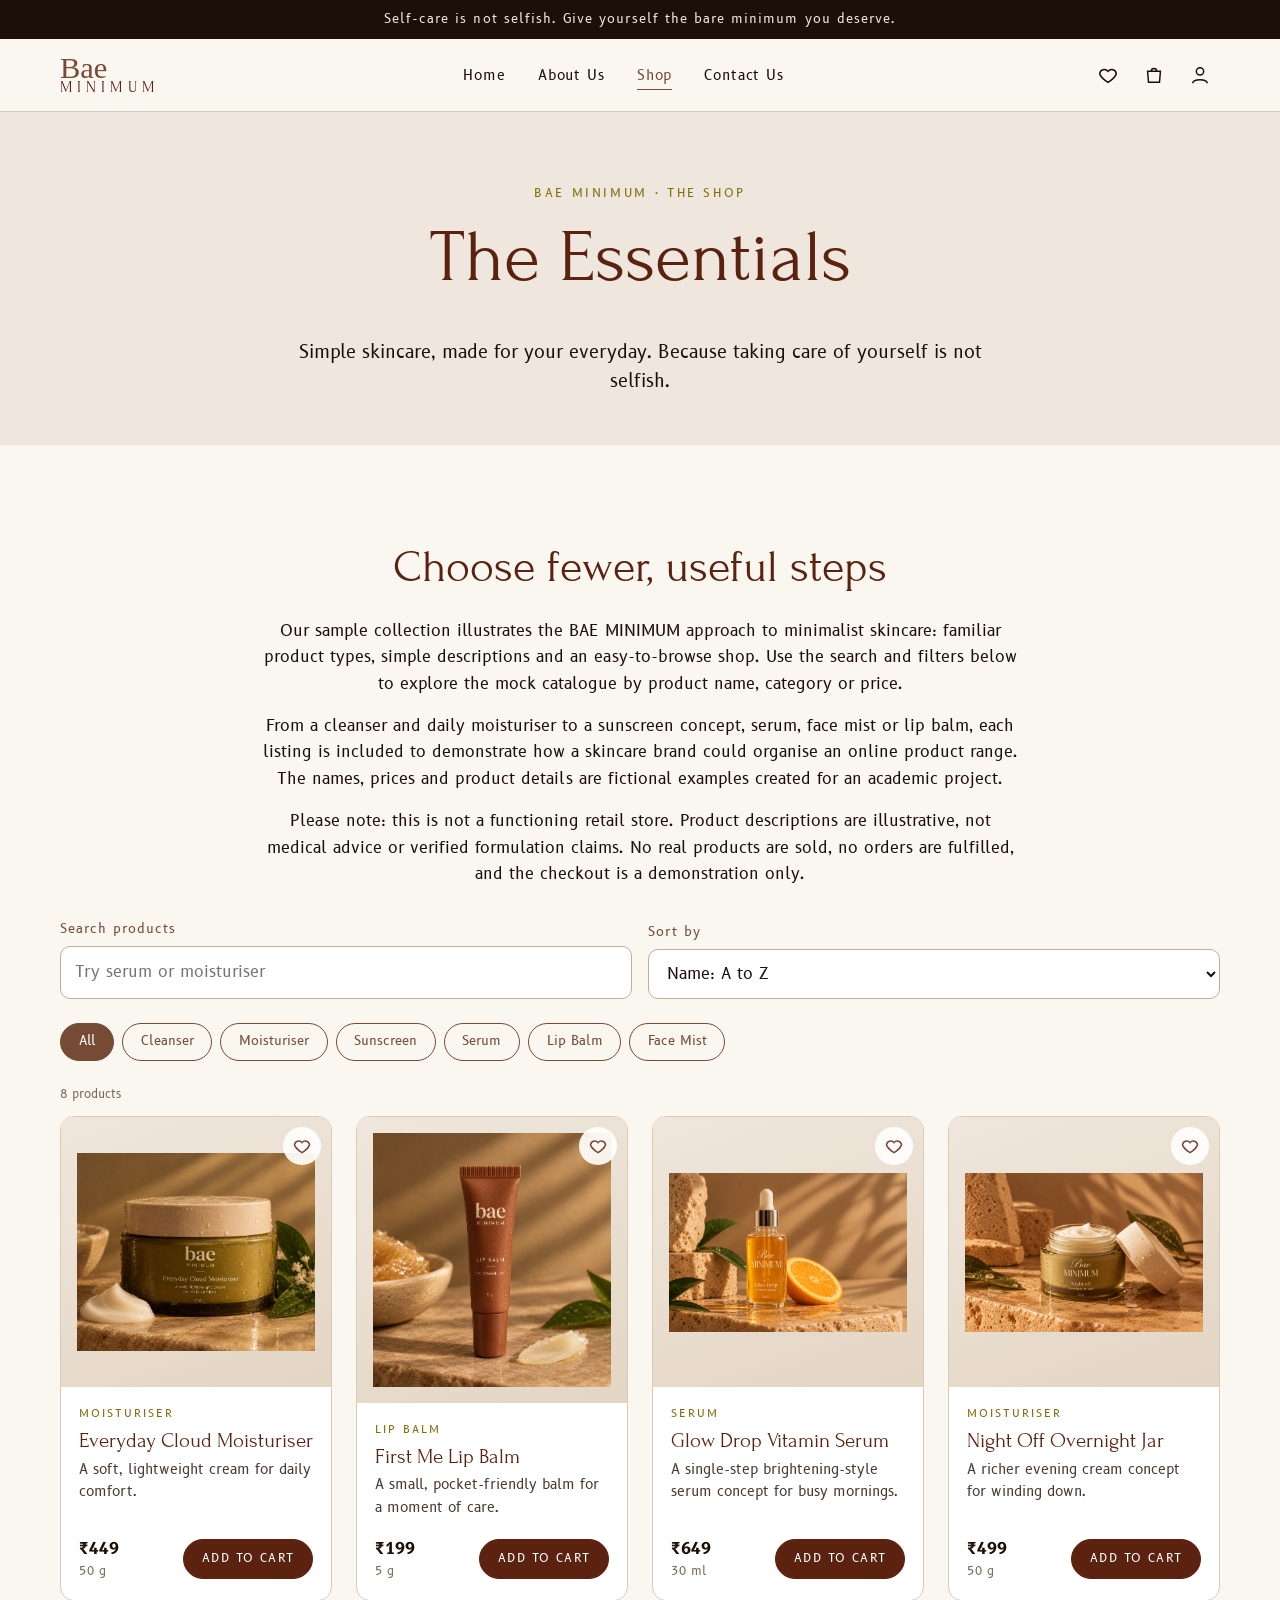
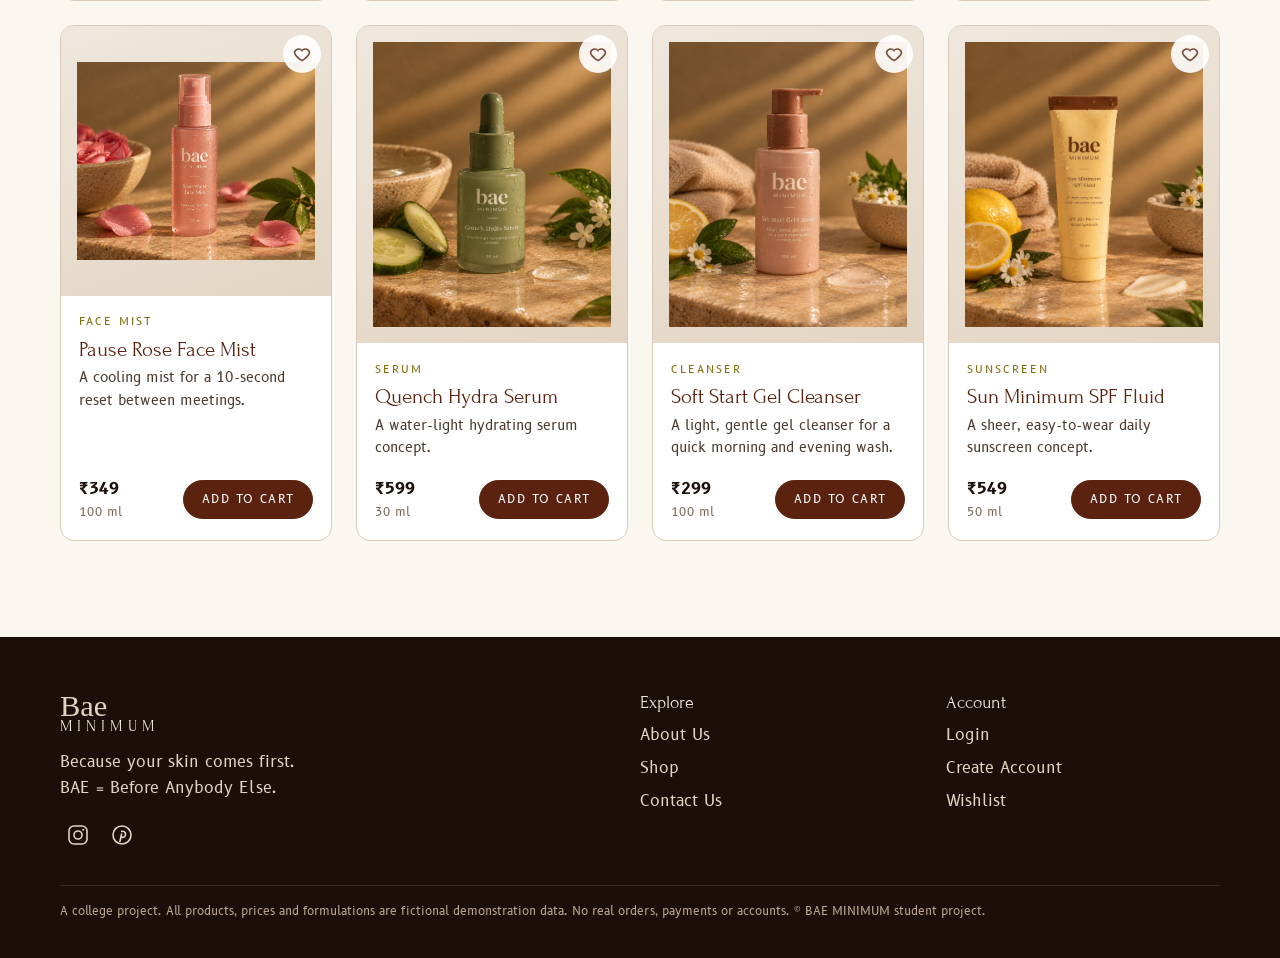
<file: products.html>
<!DOCTYPE html>
<html lang="en">
<head>
<!-- Google tag (gtag.js) -->
<script async src="https://www.googletagmanager.com/gtag/js?id=G-BNZRLLJYRD"></script>
<script>
  window.dataLayer = window.dataLayer || [];
  function gtag(){dataLayer.push(arguments);}
  gtag('js', new Date());
  gtag('config', 'G-BNZRLLJYRD');
</script>
  <meta charset="utf-8">
  <meta name="viewport" content="width=device-width, initial-scale=1">

  <title>Shop Minimalist Skincare Essentials | BAE MINIMUM</title>
  <meta name="description" content="Browse BAE MINIMUM sample skincare essentials, including moisturisers, serums, sunscreen and lip care, created around a simpler everyday routine.">
<link rel="canonical" href="https://bae-minimum.netlify.app/products.html">

  <link rel="preconnect" href="https://fonts.googleapis.com">
  <link rel="preconnect" href="https://fonts.gstatic.com" crossorigin>

  <link
    href="https://fonts.googleapis.com/css2?family=B612:wght@400;700&family=Forum&display=swap"
    rel="stylesheet"
  >

  <link rel="stylesheet" href="style.css">
</head>

<body data-needs-modal>
  <a class="skip" href="#main">Skip to content</a>

  <!-- Header is generated by script.js -->
  <div id="site-header"></div>

  <main id="main">
    <section class="page-head">
      <div class="wrap">
        <span class="eyebrow">BAE MINIMUM · THE SHOP</span>
        <h1>The Essentials</h1>
        <p class="lead" style="margin-inline:auto">
          Simple skincare, made for your everyday.
          Because taking care of yourself is not selfish.
        </p>
      </div>
    </section>

    <section class="section">
      <div class="wrap">

        <div class="shop-intro" style="max-width:760px;margin:0 auto 2rem;text-align:center"><h2>Choose fewer, useful steps</h2><p>Our sample collection illustrates the BAE MINIMUM approach to minimalist skincare: familiar product types, simple descriptions and an easy-to-browse shop. Use the search and filters below to explore the mock catalogue by product name, category or price.</p><p>From a cleanser and daily moisturiser to a sunscreen concept, serum, face mist or lip balm, each listing is included to demonstrate how a skincare brand could organise an online product range. The names, prices and product details are fictional examples created for an academic project.</p><p>Please note: this is not a functioning retail store. Product descriptions are illustrative, not medical advice or verified formulation claims. No real products are sold, no orders are fulfilled, and the checkout is a demonstration only.</p></div>

        <!-- Search and sorting -->
        <div class="toolbar">
          <div class="field">
            <label for="search">Search products</label>
            <input
              id="search"
              type="search"
              placeholder="Try serum or moisturiser"
            >
          </div>

          <div class="field">
            <label for="sort">Sort by</label>
            <select id="sort">
              <option value="name-asc">Name: A to Z</option>
              <option value="name-desc">Name: Z to A</option>
              <option value="price-asc">Price: low to high</option>
              <option value="price-desc">Price: high to low</option>
            </select>
          </div>
        </div>

        <!-- Category filters generated by script.js -->
        <div
          class="chips"
          id="chips"
          role="group"
          aria-label="Filter products by category"
        ></div>

        <p
          id="shop-count"
          aria-live="polite"
          class="size"
        ></p>

        <!-- Product cards generated by script.js -->
        <div class="grid" id="shop-grid"></div>

        <!-- Empty search result -->
        <div class="empty" id="shop-empty" hidden>
          <h3>No products found.</h3>
          <p>Try another search or clear your filters.</p>
          <button
            class="btn ghost sm"
            type="button"
            id="reset-filters"
          >
            Reset filters
          </button>
        </div>

      </div>
    </section>
  </main>

  <!-- Footer is generated by script.js -->
  <div id="site-footer"></div>

  <script src="script.js" defer></script>
</body>
</html>
</file>
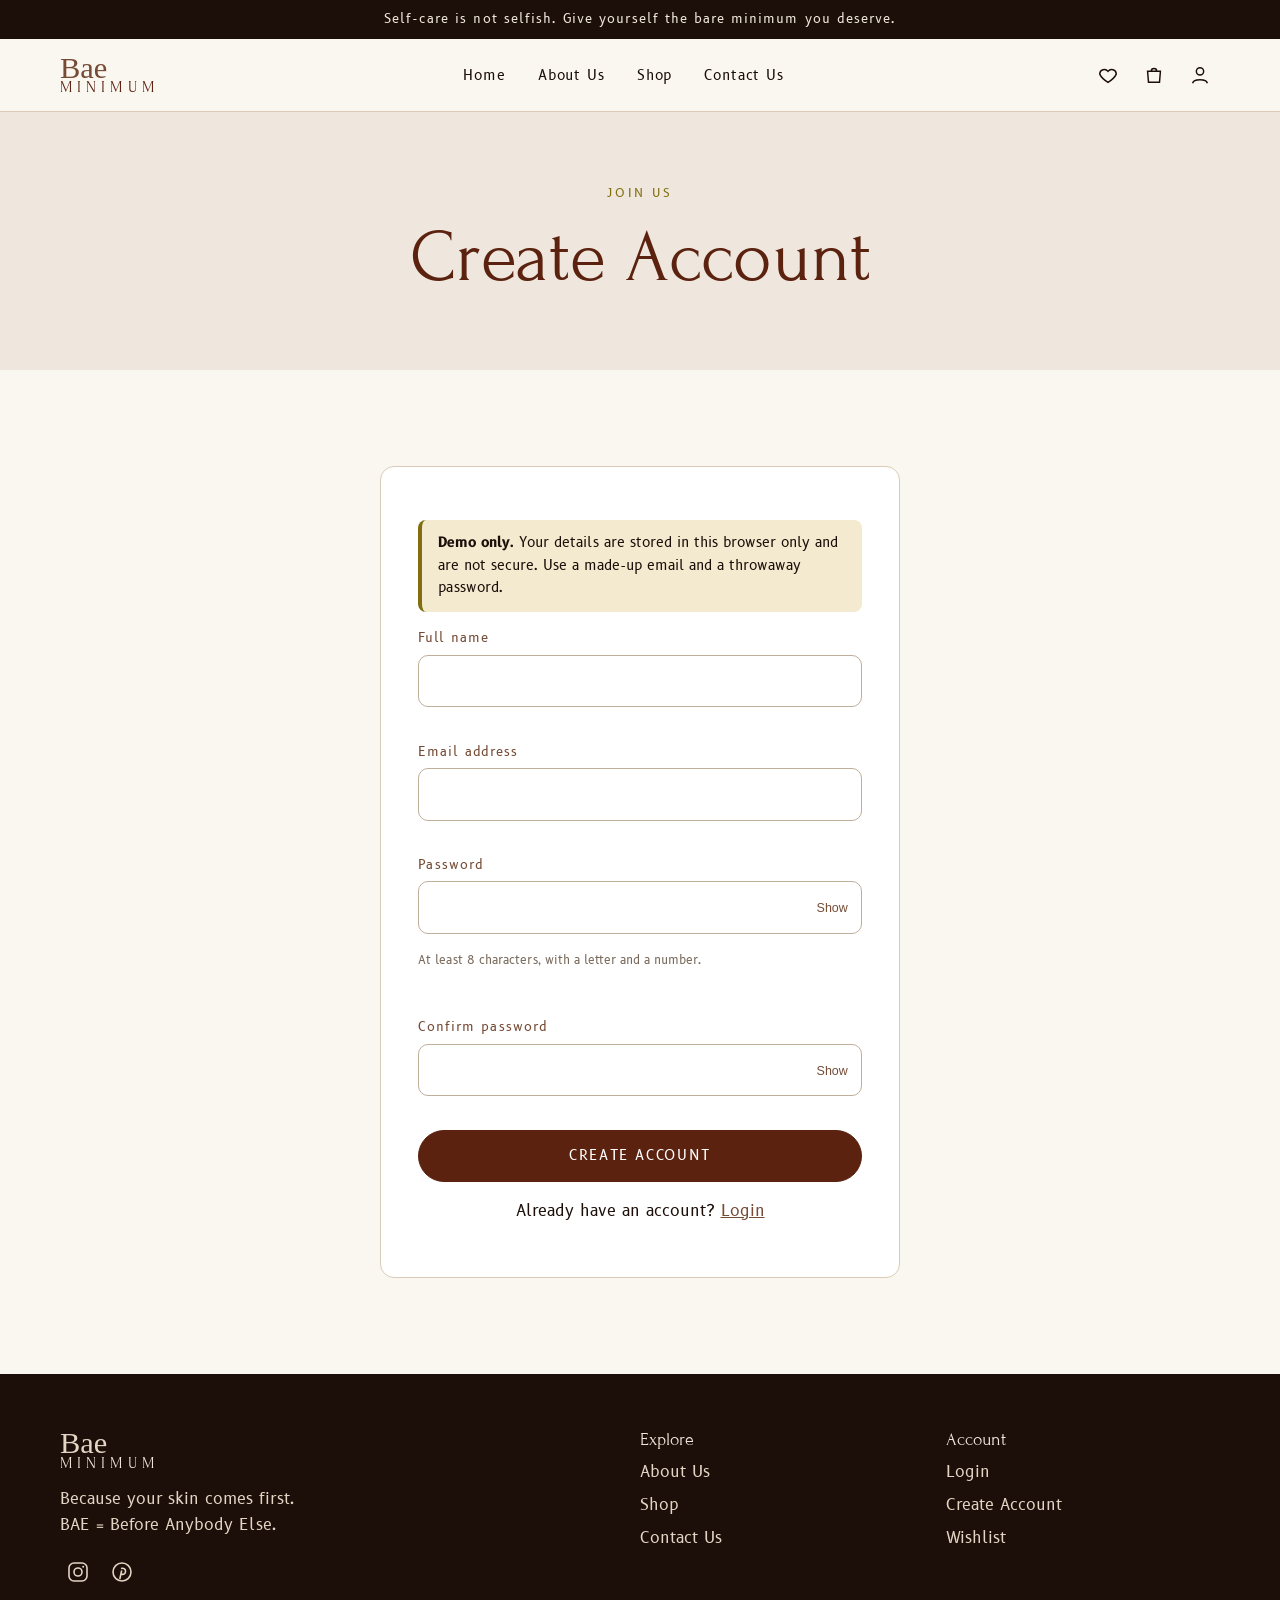
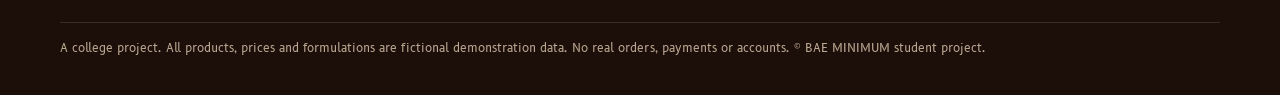
<file: signup.html>
<!DOCTYPE html>
<html lang="en"><head>
<!-- Google tag (gtag.js) -->
<script async src="https://www.googletagmanager.com/gtag/js?id=G-BNZRLLJYRD"></script>
<script>
  window.dataLayer = window.dataLayer || [];
  function gtag(){dataLayer.push(arguments);}
  gtag('js', new Date());
  gtag('config', 'G-BNZRLLJYRD');
</script><meta charset="utf-8"><meta name="viewport" content="width=device-width,initial-scale=1">
<title>Create a Demo Account | BAE MINIMUM Website</title><meta name="description" content="Create a BAE MINIMUM demo account to explore the website features. Account details are handled as described on this project website.">
<meta name="robots" content="noindex,follow">
<link rel="canonical" href="https://bae-minimum.netlify.app/signup.html">
<link rel="preconnect" href="https://fonts.googleapis.com"><link rel="preconnect" href="https://fonts.gstatic.com" crossorigin>
<link href="https://fonts.googleapis.com/css2?family=B612:wght@400;700&family=Forum&display=swap" rel="stylesheet">
<link rel="stylesheet" href="style.css"></head>
<body><a class="skip" href="#main">Skip to content</a><div id="site-header"></div>
<main id="main"><div class="page-head"><div class="wrap"><span class="eyebrow">Join us</span><h1>Create Account</h1></div></div><section class="section"><div class="wrap">
<form class="form" id="signup-form" aria-label="Create account"><div class="notice"><strong>Demo only.</strong> Your details are stored in this browser only and are not secure. Use a made-up email and a throwaway password.</div><div id="form-msg" role="status"></div>
<div class="field"><label for="fullname">Full name</label><input id="fullname" name="fullname" required autocomplete="name"><p class="err" id="fullname-err"></p></div>
<div class="field"><label for="email">Email address</label><input id="email" name="email" type="email" data-v="email" required autocomplete="email"><p class="err" id="email-err"></p></div>
<div class="field"><label for="password">Password</label><div class="pw"><input id="password" name="password" type="password" data-v="newpw" required autocomplete="off"><button type="button" data-toggle-pw="password" aria-pressed="false">Show</button></div><p class="size">At least 8 characters, with a letter and a number.</p><p class="err" id="password-err"></p></div>
<div class="field"><label for="confirm">Confirm password</label><div class="pw"><input id="confirm" name="confirm" type="password" data-v="confirm" data-match="password" required autocomplete="off"><button type="button" data-toggle-pw="confirm" aria-pressed="false">Show</button></div><p class="err" id="confirm-err"></p></div>
<button class="btn" type="submit" style="width:100%">Create Account</button><p class="center">Already have an account? <a href="login.html">Login</a></p></form></div></section></main>
<div id="site-footer"></div><script src="script.js"></script></body></html>
</file>
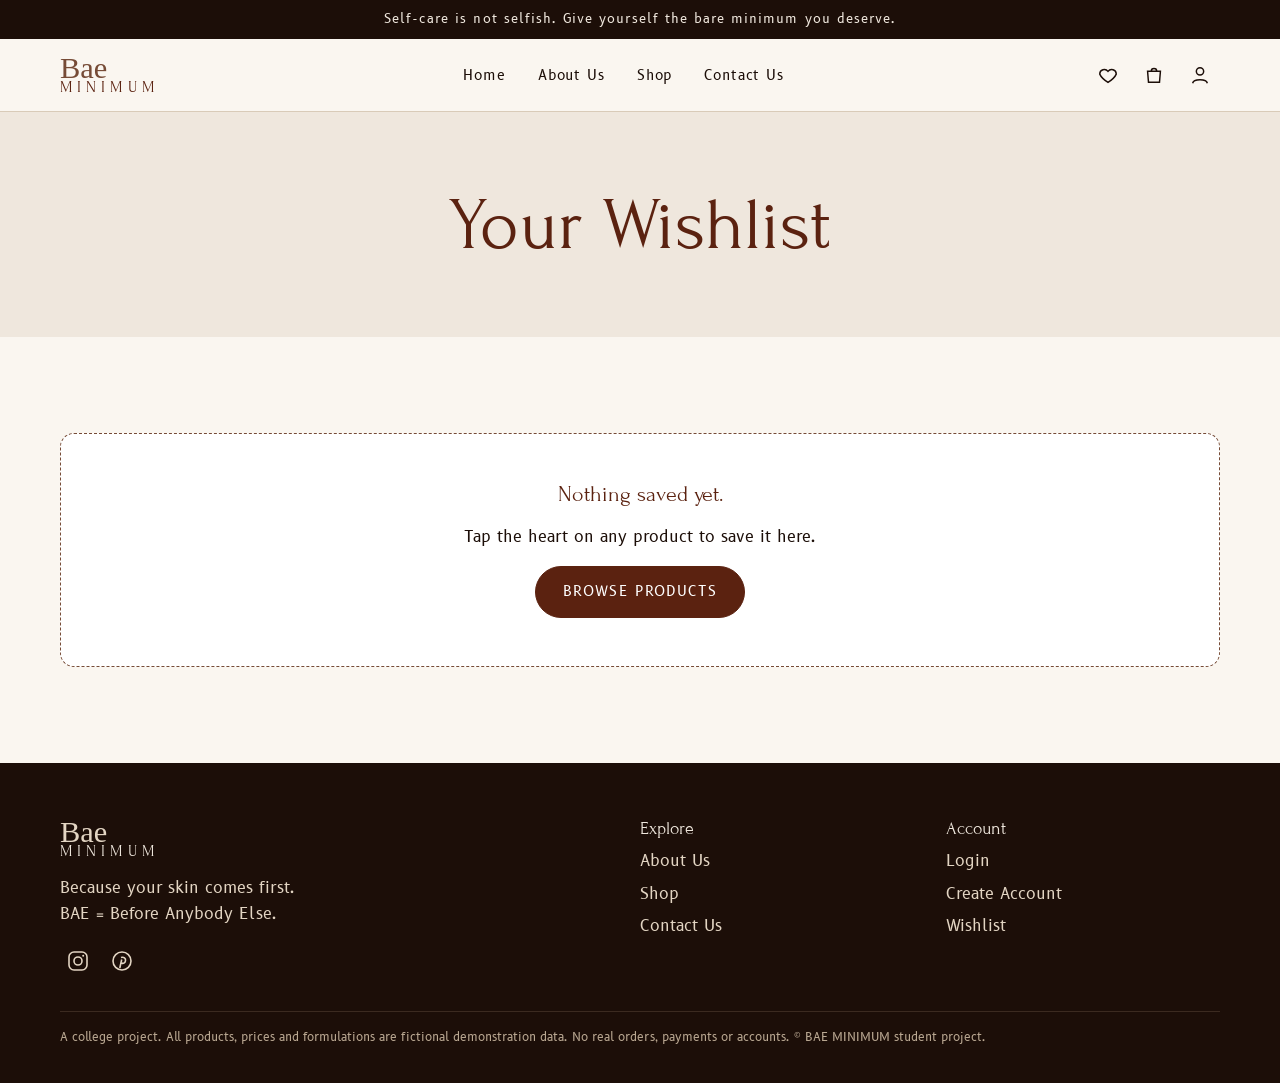
<file: wishlist.html>
<!DOCTYPE html>
<html lang="en"><head>
<!-- Google tag (gtag.js) -->
<script async src="https://www.googletagmanager.com/gtag/js?id=G-BNZRLLJYRD"></script>
<script>
  window.dataLayer = window.dataLayer || [];
  function gtag(){dataLayer.push(arguments);}
  gtag('js', new Date());
  gtag('config', 'G-BNZRLLJYRD');
</script><meta charset="utf-8"><meta name="viewport" content="width=device-width,initial-scale=1">
<title>Your Saved Skincare Wishlist | BAE MINIMUM</title><meta name="description" content="View skincare products saved to your BAE MINIMUM wishlist and continue exploring simple skincare essentials.">
<meta name="robots" content="noindex,follow">
<link rel="canonical" href="https://bae-minimum.netlify.app/wishlist.html">
<link rel="preconnect" href="https://fonts.googleapis.com"><link rel="preconnect" href="https://fonts.gstatic.com" crossorigin>
<link href="https://fonts.googleapis.com/css2?family=B612:wght@400;700&family=Forum&display=swap" rel="stylesheet">
<link rel="stylesheet" href="style.css"></head>
<body data-needs-modal><a class="skip" href="#main">Skip to content</a><div id="site-header"></div>
<main id="main"><div class="page-head"><div class="wrap"><h1>Your Wishlist</h1></div></div><section class="section"><div class="wrap">
<div class="empty" id="wish-empty" hidden><h3>Nothing saved yet.</h3><p>Tap the heart on any product to save it here.</p><a class="btn" href="products.html">Browse products</a></div>
<p id="wish-actions" hidden><button class="btn ghost sm" type="button" id="save-wish">Save wishlist to my account (demo, login needed)</button></p>
<div class="grid" id="wish-grid"></div></div></section></main>
<div id="site-footer"></div><script src="script.js"></script></body></html>
</file>
<file: style.css>
/* BAE MINIMUM — shared design system (palette taken from the project PPT) */
:root {
    --cream: #EFE7DD;
    --ivory: #FAF6F0;
    --sand: #E3D5C3;
    --mocha: #764B36;
    --choc: #5B2210;
    --ink: #1C0E08;
    --olive: #816F0F;
    --line: #d9cbb8;
    --shadow: 0 10px 30px rgba(28, 14, 8, .10);
    --serif: 'Forum', Georgia, 'Times New Roman', serif;
    --sans: 'B612', 'Segoe UI', system-ui, Arial, sans-serif;
    --r: 14px
}

* {
    box-sizing: border-box
}

html {
    scroll-behavior: smooth
}

body {
    margin: 0;
    font-family: var(--sans);
    background: var(--ivory);
    color: var(--ink);
    line-height: 1.65;
    overflow-x: hidden
}

img,
svg {
    max-width: 100%;
    display: block
}

a {
    color: var(--mocha)
}

h1,
h2,
h3 {
    font-family: var(--serif);
    font-weight: 400;
    line-height: 1.15;
    color: var(--choc);
    margin: 0 0 .5em
}

h1 {
    font-size: clamp(2.4rem, 6vw, 4.6rem)
}

h2 {
    font-size: clamp(1.8rem, 4vw, 2.9rem)
}

h3 {
    font-size: 1.4rem
}

.wrap {
    width: min(1160px, 92%);
    margin-inline: auto
}

.section {
    padding: clamp(3rem, 8vw, 6rem) 0
}

.alt {
    background: var(--cream)
}

.eyebrow {
    font-size: .75rem;
    letter-spacing: .22em;
    text-transform: uppercase;
    color: var(--olive);
    margin-bottom: .8rem;
    display: block
}

.lead {
    font-size: 1.1rem;
    max-width: 60ch
}

.center {
    text-align: center
}

.center .lead {
    margin-inline: auto
}

:focus-visible {
    outline: 3px solid var(--olive);
    outline-offset: 3px;
    border-radius: 4px
}

.skip {
    position: absolute;
    left: -999px;
    top: 0;
    background: var(--ink);
    color: #fff;
    padding: .6rem 1rem;
    z-index: 200
}

.skip:focus {
    left: 0
}

/* header */
.announce {
    background: var(--ink);
    color: var(--cream);
    text-align: center;
    font-size: .8rem;
    letter-spacing: .08em;
    padding: .55rem 1rem
}

.site-header {
    position: sticky;
    top: 0;
    z-index: 50;
    background: rgba(250, 246, 240, .96);
    backdrop-filter: blur(8px);
    border-bottom: 1px solid var(--line)
}

.nav {
    display: flex;
    align-items: center;
    justify-content: space-between;
    gap: 1rem;
    min-height: 72px
}

.logo {
    text-decoration: none;
    color: var(--choc);
    display: flex;
    flex-direction: column;
    line-height: .9
}

.logo .bae {
    font-family: 'Brush Script MT', 'Segoe Script', cursive;
    font-size: 1.9rem;
    color: var(--mocha);
    margin-bottom: -2px
}

.logo .min {
    font-family: var(--serif);
    letter-spacing: .32em;
    font-size: 1rem
}

.nav-links {
    display: flex;
    gap: 2rem;
    list-style: none;
    margin: 0;
    padding: 0
}

.nav-links a {
    text-decoration: none;
    color: var(--ink);
    font-size: .9rem;
    letter-spacing: .06em;
    padding: .3rem 0;
    border-bottom: 1px solid transparent
}

.nav-links a:hover,
.nav-links a[aria-current=page] {
    border-color: var(--mocha);
    color: var(--mocha)
}

.nav-actions {
    display: flex;
    align-items: center;
    gap: .4rem
}

.icon-btn {
    position: relative;
    background: none;
    border: 0;
    cursor: pointer;
    color: var(--ink);
    padding: .55rem;
    border-radius: 50%;
    display: inline-flex;
    text-decoration: none
}

.icon-btn:hover {
    background: var(--cream)
}

.icon-btn svg {
    width: 22px;
    height: 22px;
    stroke: currentColor;
    fill: none;
    stroke-width: 1.6
}

.badge {
    position: absolute;
    top: 0;
    right: 0;
    min-width: 18px;
    height: 18px;
    border-radius: 9px;
    background: var(--mocha);
    color: #fff;
    font-size: .68rem;
    display: grid;
    place-items: center;
    padding: 0 4px
}

.account {
    position: relative
}

.menu {
    position: absolute;
    right: 0;
    top: 110%;
    background: #fff;
    border: 1px solid var(--line);
    border-radius: var(--r);
    box-shadow: var(--shadow);
    min-width: 210px;
    padding: .6rem;
    display: none
}

.menu.open {
    display: block
}

.menu .who {
    padding: .4rem .7rem;
    font-size: .85rem;
    color: var(--mocha);
    border-bottom: 1px solid var(--line);
    margin-bottom: .3rem
}

.menu a,
.menu button {
    display: block;
    width: 100%;
    text-align: left;
    background: none;
    border: 0;
    padding: .55rem .7rem;
    border-radius: 8px;
    font: inherit;
    font-size: .9rem;
    color: var(--ink);
    text-decoration: none;
    cursor: pointer
}

.menu a:hover,
.menu button:hover {
    background: var(--cream)
}

.burger {
    display: none
}

@media(max-width:860px) {
    .burger {
        display: inline-flex
    }

    .nav-links {
        position: absolute;
        left: 0;
        right: 0;
        top: 100%;
        background: var(--ivory);
        flex-direction: column;
        gap: 0;
        border-bottom: 1px solid var(--line);
        display: none;
        padding: .5rem 4%
    }

    .nav-links.open {
        display: flex
    }

    .nav-links a {
        display: block;
        padding: .9rem 0
    }
}

/* buttons */
.btn {
    display: inline-block;
    background: var(--choc);
    color: #fff;
    border: 1px solid var(--choc);
    padding: .85rem 1.7rem;
    border-radius: 40px;
    font: inherit;
    font-size: .85rem;
    letter-spacing: .12em;
    text-transform: uppercase;
    text-decoration: none;
    cursor: pointer;
    transition: .25s
}

.btn:hover {
    background: var(--ink);
    transform: translateY(-1px)
}

.btn.ghost {
    background: transparent;
    color: var(--choc)
}

.btn.ghost:hover {
    background: var(--choc);
    color: #fff
}

.btn.sm {
    padding: .55rem 1.1rem;
    font-size: .75rem
}

.btn.light {
    background: var(--cream);
    color: var(--ink);
    border-color: var(--cream)
}

.btn:disabled {
    opacity: .5;
    cursor: not-allowed
}

/* hero */
.hero {
    position: relative;
    min-height: min(86vh, 720px);
    display: flex;
    align-items: center;
    color: var(--cream);
    background: var(--ink) url(assets/images/hero-jar.jpg) center/cover
}

.hero::before {
    content: "";
    position: absolute;
    inset: 0;
    background: linear-gradient(90deg, rgba(28, 14, 8, .82), rgba(28, 14, 8, .25) 70%)
}

.hero .wrap {
    position: relative
}

.hero h1 {
    color: var(--cream);
    max-width: 12ch
}

.hero p {
    max-width: 46ch;
    font-size: 1.1rem
}

.hero .eyebrow {
    color: var(--sand)
}

.hero .btn {
    background: var(--cream);
    color: var(--ink);
    border-color: var(--cream)
}

.hero .btn:hover {
    background: #fff
}

.fade {
    animation: fade .9s ease both
}

@keyframes fade {
    from {
        opacity: 0;
        transform: translateY(14px)
    }

    to {
        opacity: 1;
        transform: none
    }
}

.page-head {
    padding: clamp(2.5rem, 6vw, 4.5rem) 0 2rem;
    background: var(--cream);
    text-align: center
}

.split {
    display: grid;
    grid-template-columns: 1fr 1fr;
    gap: clamp(1.5rem, 5vw, 4rem);
    align-items: center
}

.split img {
    border-radius: var(--r);
    box-shadow: var(--shadow);
    width: 100%;
    aspect-ratio: 4/5;
    object-fit: cover
}

@media(max-width:800px) {
    .split {
        grid-template-columns: 1fr
    }
}

.pill-grid {
    display: grid;
    grid-template-columns: repeat(auto-fit, minmax(200px, 1fr));
    gap: 1rem;
    margin-top: 2rem
}

.card {
    background: #fff;
    border: 1px solid var(--line);
    border-radius: var(--r);
    padding: 1.4rem
}

.card h3 {
    font-size: 1.2rem
}

.card p {
    margin: 0;
    font-size: .92rem
}

.band {
    background: var(--olive);
    color: #fff;
    border-radius: var(--r);
    padding: 2rem;
    margin-top: 2rem
}

.band h3 {
    color: #fff
}

.quote {
    font-family: var(--serif);
    font-size: clamp(1.5rem, 3.4vw, 2.4rem);
    color: var(--choc);
    max-width: 24ch;
    margin: 0
}

.team {
    list-style: none;
    padding: 0;
    display: flex;
    flex-wrap: wrap;
    gap: .8rem;
    justify-content: center
}

.team li {
    background: #fff;
    border: 1px solid var(--line);
    padding: .8rem 1.4rem;
    border-radius: 40px;
    font-family: var(--serif);
    font-size: 1.2rem
}

.cta {
    background: var(--choc);
    color: var(--cream);
    text-align: center;
    border-radius: var(--r);
    padding: clamp(2.5rem, 6vw, 4.5rem) 1.5rem
}

.cta h2 {
    color: var(--cream)
}

/* products */
.grid {
    display: grid;
    grid-template-columns: repeat(auto-fill, minmax(250px, 1fr));
    gap: 1.5rem
}

.product {
    background: #fff;
    border: 1px solid var(--line);
    border-radius: var(--r);
    overflow: hidden;
    display: flex;
    flex-direction: column;
    transition: .3s
}

.product:hover {
    box-shadow: var(--shadow);
    transform: translateY(-3px)
}

.pimg {
    position: relative;
    background: linear-gradient(160deg, var(--cream), var(--sand));
    aspect-ratio: 1;
    display: grid;
    place-items: center;
    cursor: pointer;
    border: 0;
    padding: 1rem;
    width: 100%
}

.pimg svg {
    width: 62%;
    height: auto
}

.heart {
    position: absolute;
    top: .6rem;
    right: .6rem;
    background: rgba(255, 255, 255, .9);
    border: 0;
    border-radius: 50%;
    width: 38px;
    height: 38px;
    display: grid;
    place-items: center;
    cursor: pointer;
    color: var(--mocha)
}

.heart svg {
    width: 20px;
    height: 20px;
    stroke: currentColor;
    fill: none;
    stroke-width: 1.8
}

.heart[aria-pressed=true] svg {
    fill: var(--choc);
    stroke: var(--choc)
}

.pbody {
    padding: 1.1rem;
    display: flex;
    flex-direction: column;
    gap: .35rem;
    flex: 1
}

.pcat {
    font-size: .7rem;
    letter-spacing: .18em;
    text-transform: uppercase;
    color: var(--olive)
}

.pname {
    font-family: var(--serif);
    font-size: 1.3rem;
    color: var(--choc);
    background: none;
    border: 0;
    padding: 0;
    text-align: left;
    cursor: pointer
}

.pdesc {
    font-size: .85rem;
    margin: 0;
    color: #4a3a30
}

.prow {
    display: flex;
    justify-content: space-between;
    align-items: center;
    margin-top: auto;
    padding-top: .7rem;
    gap: .5rem
}

.price {
    font-weight: 700
}

.size {
    font-size: .75rem;
    color: #7a6a5c
}

.toolbar {
    display: flex;
    flex-wrap: wrap;
    gap: 1rem;
    align-items: end;
    margin-bottom: 1.5rem
}

.field {
    display: flex;
    flex-direction: column;
    gap: .35rem;
    flex: 1;
    min-width: 180px
}

.field label {
    font-size: .8rem;
    letter-spacing: .08em;
    color: var(--mocha)
}

input,
select,
textarea {
    font: inherit;
    padding: .75rem .9rem;
    border: 1px solid #bfae99;
    border-radius: 10px;
    background: #fff;
    color: var(--ink);
    width: 100%
}

textarea {
    min-height: 130px;
    resize: vertical
}

input[aria-invalid=true],
textarea[aria-invalid=true],
select[aria-invalid=true] {
    border-color: #a3261c
}

.err {
    color: #a3261c;
    font-size: .8rem;
    min-height: 1.1em;
    margin: 0
}

.chips {
    display: flex;
    flex-wrap: wrap;
    gap: .5rem;
    margin-bottom: 1.5rem
}

.chip {
    border: 1px solid var(--mocha);
    background: transparent;
    color: var(--mocha);
    padding: .45rem 1.1rem;
    border-radius: 30px;
    font: inherit;
    font-size: .82rem;
    cursor: pointer
}

.chip[aria-pressed=true] {
    background: var(--mocha);
    color: #fff
}

.empty {
    text-align: center;
    padding: 3rem 1rem;
    border: 1px dashed var(--mocha);
    border-radius: var(--r);
    background: #fff
}

/* modal */
.overlay {
    position: fixed;
    inset: 0;
    background: rgba(28, 14, 8, .6);
    display: none;
    place-items: center;
    z-index: 100;
    padding: 1rem
}

.overlay.open {
    display: grid
}

.modal {
    background: var(--ivory);
    border-radius: var(--r);
    max-width: 820px;
    width: 100%;
    max-height: 92vh;
    overflow: auto;
    display: grid;
    grid-template-columns: 1fr 1fr;
    position: relative
}

.modal .pimg {
    cursor: default;
    aspect-ratio: auto;
    min-height: 280px
}

.modal .info {
    padding: 2rem
}

.close {
    position: absolute;
    right: .6rem;
    top: .6rem;
    z-index: 2;
    background: #fff;
    border: 0;
    border-radius: 50%;
    width: 38px;
    height: 38px;
    font-size: 1.3rem;
    cursor: pointer
}

@media(max-width:700px) {
    .modal {
        grid-template-columns: 1fr
    }
}

/* cart */
.cart-layout {
    display: grid;
    grid-template-columns: 1fr 340px;
    gap: 2rem;
    align-items: start
}

@media(max-width:860px) {
    .cart-layout {
        grid-template-columns: 1fr
    }
}

.line {
    display: grid;
    grid-template-columns: 90px 1fr auto;
    gap: 1rem;
    align-items: center;
    background: #fff;
    border: 1px solid var(--line);
    border-radius: var(--r);
    padding: .8rem;
    margin-bottom: .8rem
}

.line .thumb {
    background: var(--cream);
    border-radius: 10px;
    padding: .5rem
}

.line .thumb svg {
    width: 100%;
    height: auto
}

.qty {
    display: inline-flex;
    align-items: center;
    border: 1px solid #bfae99;
    border-radius: 30px
}

.qty button {
    background: none;
    border: 0;
    width: 34px;
    height: 34px;
    font-size: 1.1rem;
    cursor: pointer
}

.qty span {
    min-width: 28px;
    text-align: center
}

.link-btn {
    background: none;
    border: 0;
    color: var(--mocha);
    text-decoration: underline;
    cursor: pointer;
    font: inherit;
    font-size: .82rem;
    padding: 0
}

.summary {
    background: #fff;
    border: 1px solid var(--line);
    border-radius: var(--r);
    padding: 1.5rem;
    position: sticky;
    top: 90px
}

.summary .row {
    display: flex;
    justify-content: space-between;
    padding: .4rem 0
}

.summary .total {
    border-top: 1px solid var(--line);
    margin-top: .5rem;
    padding-top: .8rem;
    font-weight: 700;
    font-size: 1.15rem
}

@media(max-width:520px) {
    .line {
        grid-template-columns: 70px 1fr
    }

    .line>:last-child {
        grid-column: 1/-1
    }
}

.notice {
    background: #f3ead0;
    border-left: 4px solid var(--olive);
    padding: .8rem 1rem;
    border-radius: 8px;
    font-size: .85rem;
    margin: 1rem 0
}

.form {
    max-width: 520px;
    margin-inline: auto;
    background: #fff;
    border: 1px solid var(--line);
    border-radius: var(--r);
    padding: clamp(1.3rem, 4vw, 2.3rem)
}

.form .field {
    margin-bottom: .9rem
}

.form-grid {
    display: grid;
    grid-template-columns: 1fr 1fr;
    gap: 0 1rem
}

@media(max-width:560px) {
    .form-grid {
        grid-template-columns: 1fr
    }
}

.pw {
    position: relative
}

.pw button {
    position: absolute;
    right: .5rem;
    top: 50%;
    transform: translateY(-50%);
    background: none;
    border: 0;
    color: var(--mocha);
    cursor: pointer;
    font-size: .78rem;
    padding: .4rem
}

.form-msg {
    padding: .7rem 1rem;
    border-radius: 8px;
    margin-bottom: 1rem;
    font-size: .9rem;
    display: none
}

.form-msg.ok {
    display: block;
    background: #e8efd7;
    color: #33410f
}

.form-msg.bad {
    display: block;
    background: #f7dcd8;
    color: #8a1f16
}

.confirm {
    text-align: center;
    max-width: 620px;
    margin: auto;
    background: #fff;
    border: 1px solid var(--line);
    border-radius: var(--r);
    padding: 2.5rem
}

.ref {
    font-family: var(--serif);
    font-size: 1.8rem;
    color: var(--choc);
    letter-spacing: .1em
}

/* faq */
.faq details {
    background: #fff;
    border: 1px solid var(--line);
    border-radius: 12px;
    margin-bottom: .7rem;
    padding: .2rem 1.1rem
}

.faq summary {
    cursor: pointer;
    padding: .9rem 0;
    font-family: var(--serif);
    font-size: 1.15rem;
    color: var(--choc)
}

.faq p {
    margin: 0 0 1rem
}

.contact-grid {
    display: grid;
    grid-template-columns: 1.2fr 1fr;
    gap: 2rem
}

@media(max-width:800px) {
    .contact-grid {
        grid-template-columns: 1fr
    }
}

/* footer + toast */
.site-footer {
    background: var(--ink);
    color: var(--sand);
    padding: 3.5rem 0 1.5rem;
    margin-top: 0
}

.site-footer a {
    color: var(--sand);
    text-decoration: none
}

.site-footer a:hover {
    text-decoration: underline
}

.fgrid {
    display: grid;
    grid-template-columns: 2fr 1fr 1fr;
    gap: 2rem
}

@media(max-width:700px) {
    .fgrid {
        grid-template-columns: 1fr
    }
}

.site-footer ul {
    list-style: none;
    padding: 0;
    margin: 0
}

.site-footer li {
    margin: .4rem 0
}

.site-footer h3 {
    color: var(--cream);
    font-size: 1.1rem
}

.fine {
    border-top: 1px solid #3b2a20;
    margin-top: 2rem;
    padding-top: 1rem;
    font-size: .75rem;
    color: #b9a791
}

.toasts {
    position: fixed;
    bottom: 1rem;
    left: 50%;
    transform: translateX(-50%);
    z-index: 300;
    display: flex;
    flex-direction: column;
    gap: .5rem;
    align-items: center;
    width: min(92%, 420px)
}

.toast {
    background: var(--ink);
    color: var(--cream);
    padding: .8rem 1.2rem;
    border-radius: 30px;
    font-size: .88rem;
    box-shadow: var(--shadow);
    animation: fade .3s ease both
}

@media(prefers-reduced-motion:reduce) {
    * {
        animation: none !important;
        transition: none !important;
        scroll-behavior: auto !important
    }
}

[hidden] {
    display: none !important
}

/* social links */
.social {
    display: flex;
    gap: .6rem;
    margin-top: .6rem
}

.social a {
    display: inline-flex;
    padding: .35rem
}

.social svg {
    width: 24px;
    height: 24px;
    stroke: currentColor;
    fill: none;
    stroke-width: 1.6
}
</file>
